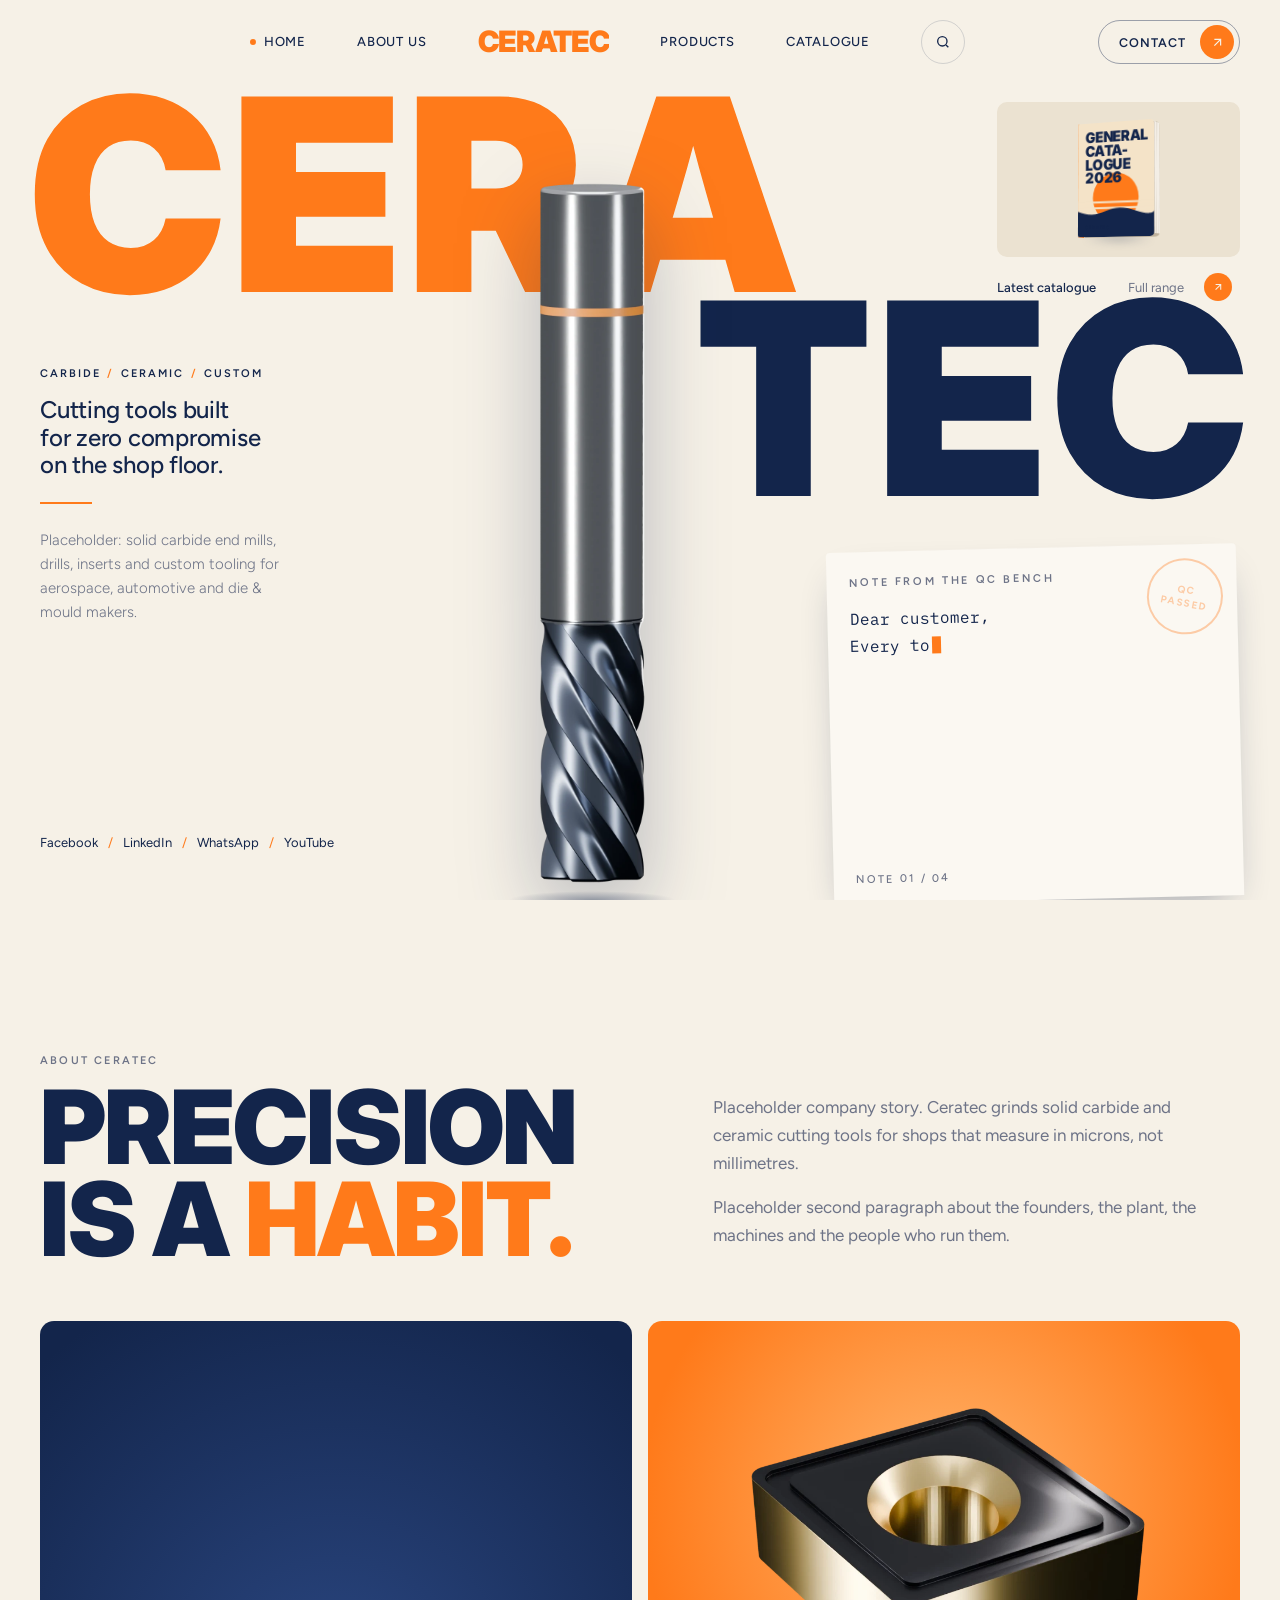
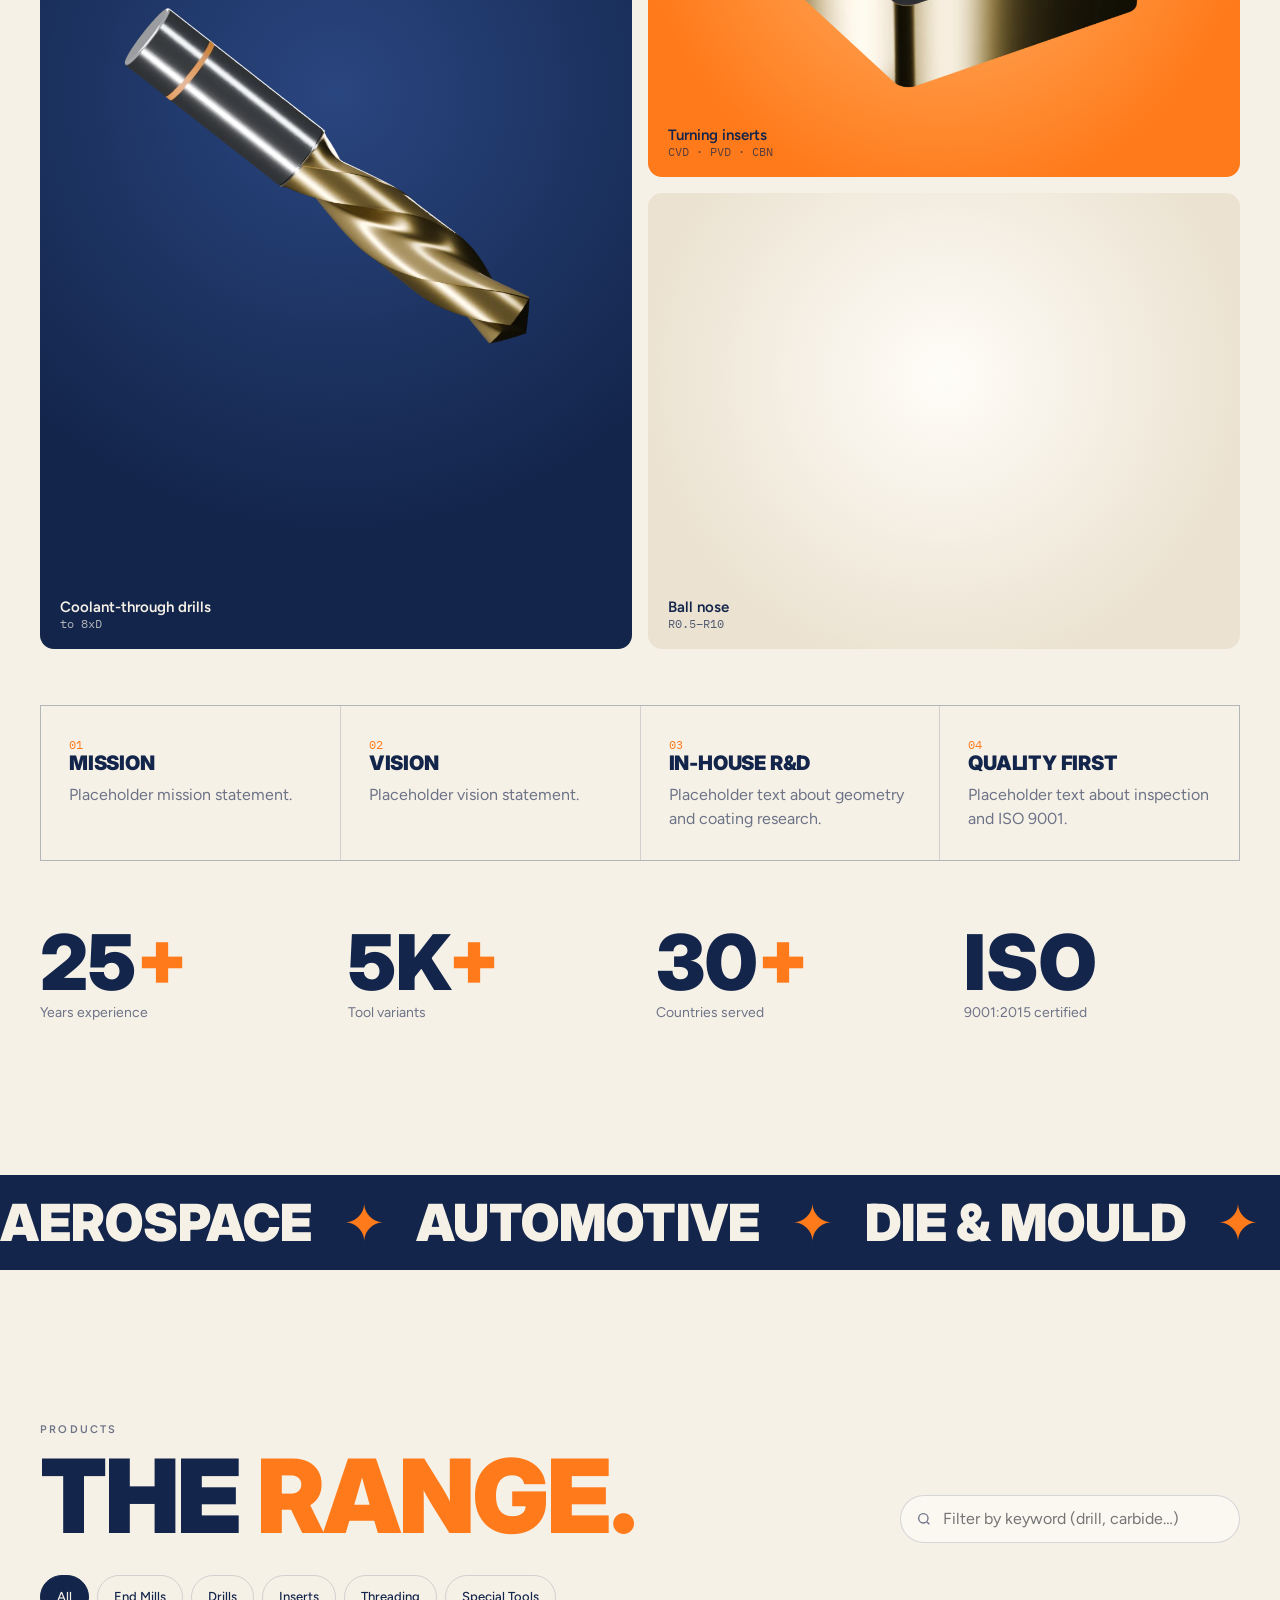
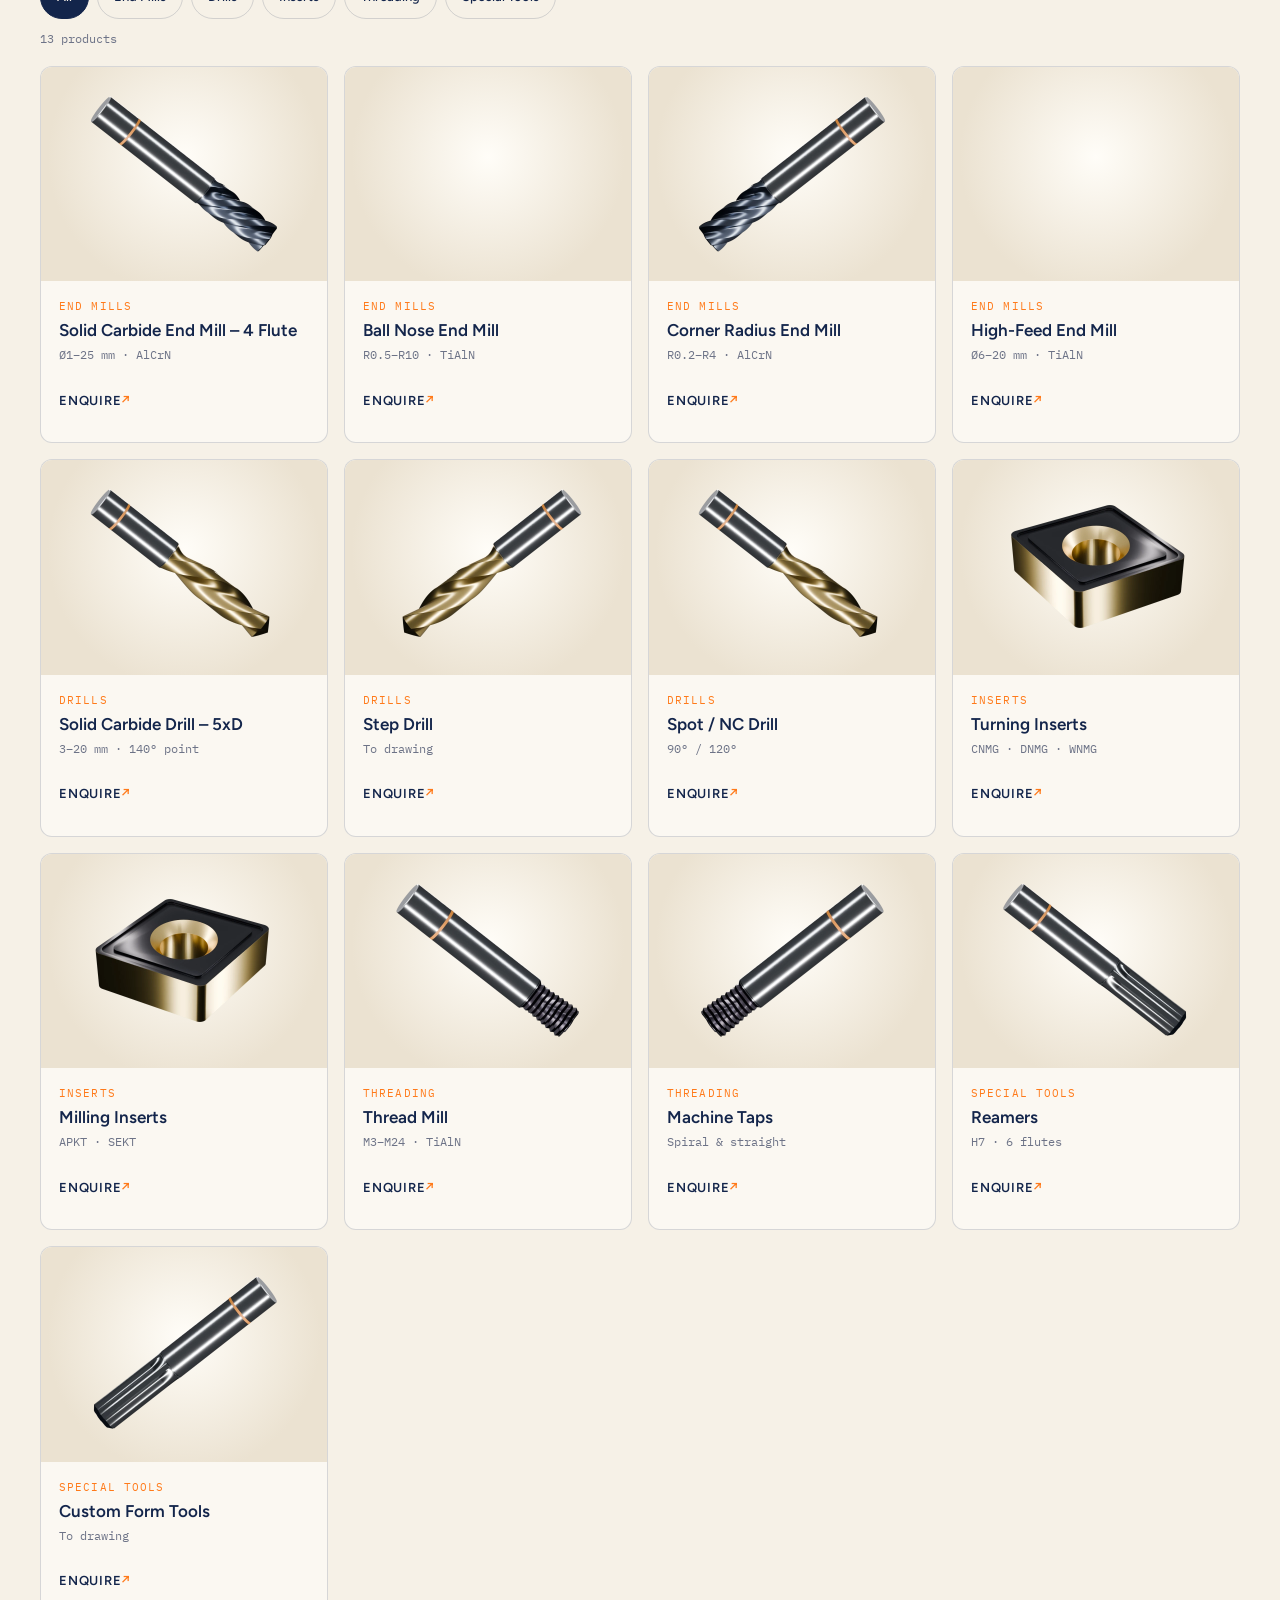
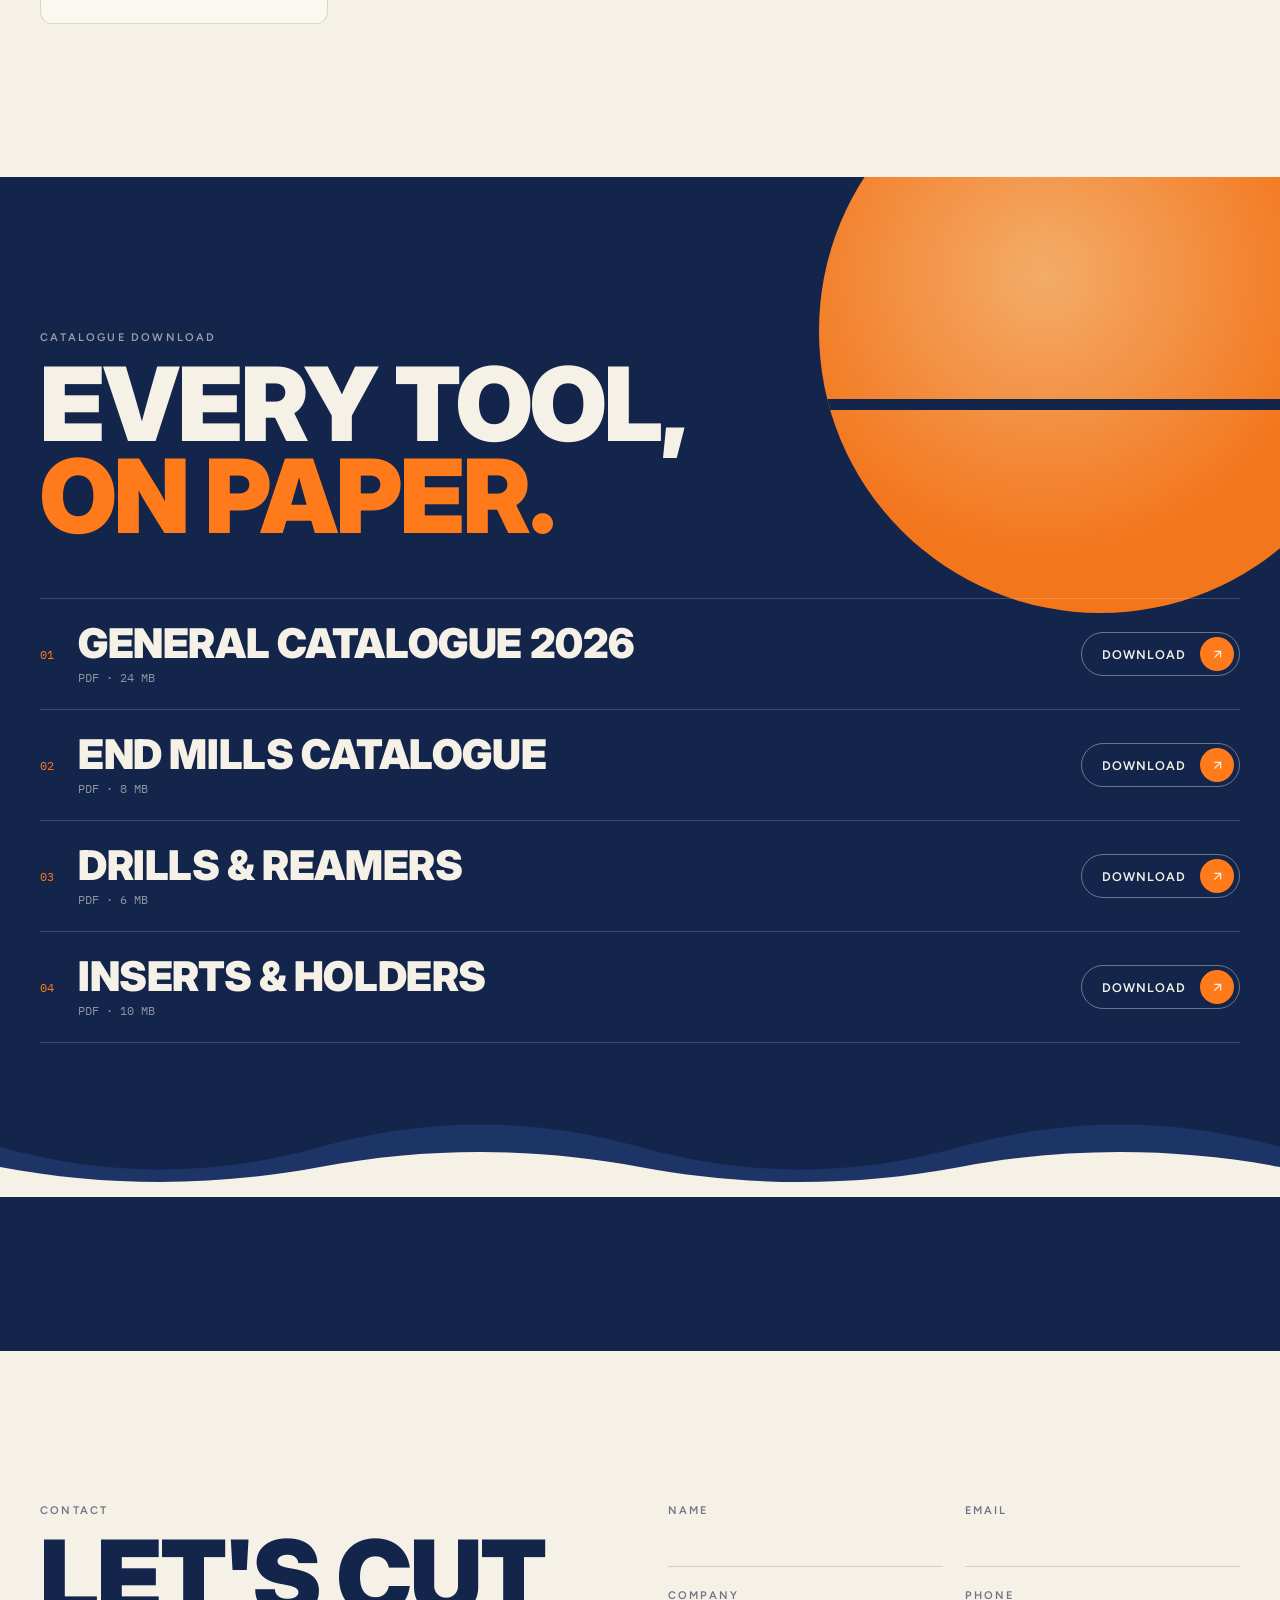
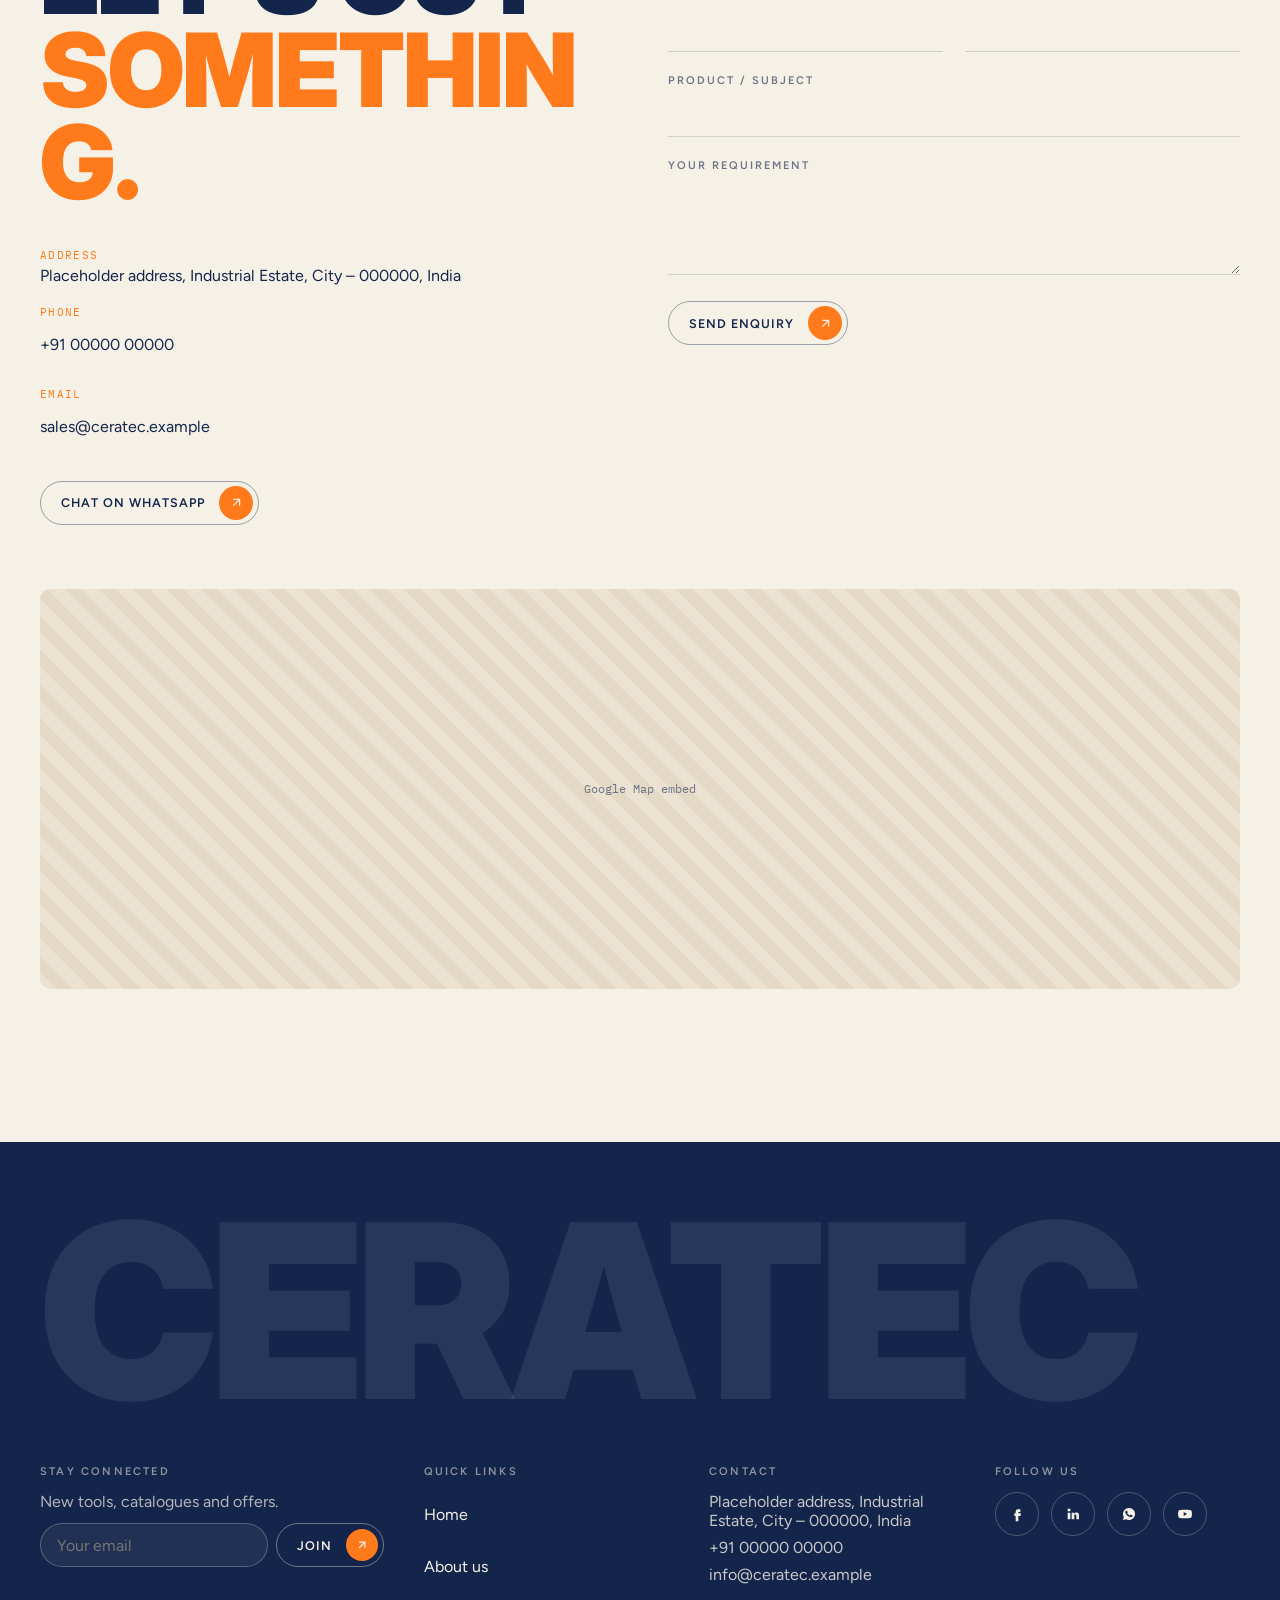
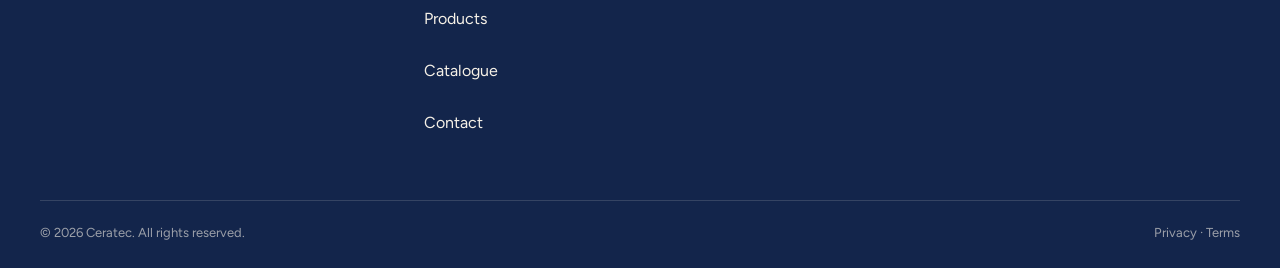
<file: index.html>
<!doctype html>
<html lang="en">
<head>
<meta charset="utf-8">
<meta name="viewport" content="width=device-width, initial-scale=1, viewport-fit=cover">
<title>Ceratec — Precision Cutting Tools</title>
<meta name="description" content="Ceratec manufactures solid carbide end mills, drills, inserts and custom cutting tools.">
<link rel="preconnect" href="https://fonts.googleapis.com">
<link rel="preconnect" href="https://fonts.gstatic.com" crossorigin>
<link href="https://fonts.googleapis.com/css2?family=Figtree:wght@300..700&family=IBM+Plex+Mono&family=Inter:wght@900&display=swap" rel="stylesheet">
<style>
/* Palette: navy + its colour-wheel opposite (orange) on cream paper */
:root {
  --page: #f6f1e7; --paper: #ebe2d1; --sheet: #fbf8f2;
  --ink: #13254b; --ink-2: #1d3466; --accent: #ff7a1a; --accent-soft: #ffb46b;
  --muted: #6d7387; --line: rgb(19 37 75 / .16);
  --display: 'Inter', ui-sans-serif, system-ui, sans-serif;
  --sans: 'Figtree', ui-sans-serif, system-ui, sans-serif;
  --mono: 'IBM Plex Mono', ui-monospace, monospace;
  --ease: cubic-bezier(.16, 1, .3, 1);
  --sweep: cubic-bezier(.76, 0, .24, 1);
  --gutter: 16px;
  --edge-left: max(var(--gutter), env(safe-area-inset-left, 0px));
  --edge-right: max(var(--gutter), env(safe-area-inset-right, 0px));
  --safe-top: env(safe-area-inset-top, 0px);
  --safe-bottom: env(safe-area-inset-bottom, 0px);
}
@media (min-width: 640px) { :root { --gutter: 24px; } }
@media (min-width: 1024px) { :root { --gutter: 40px; } }
*, *::before, *::after { box-sizing: border-box; }
html { scroll-behavior: smooth; scroll-padding-top: calc(60px + var(--safe-top)); }
body { margin: 0; background: var(--page); color: var(--ink); font-family: var(--sans); -webkit-font-smoothing: antialiased; }
a { color: inherit; text-decoration: none; }
button, input, textarea { font: inherit; color: inherit; }
img, svg { display: block; }
.wrap { width: min(100% - var(--edge-left) - var(--edge-right), 1440px); margin-inline: auto; position: relative; left: calc((var(--edge-left) - var(--edge-right)) / 2); }
.sr-only { position: absolute; width: 1px; height: 1px; overflow: hidden; clip-path: inset(50%); white-space: nowrap; }
.acc { color: var(--accent); }
.mono { font-family: var(--mono); }
.eyebrow { font-size: 11px; font-weight: 600; letter-spacing: .2em; text-transform: uppercase; color: var(--muted); margin: 0 0 14px; }
.display { overflow-wrap: anywhere; font-family: var(--display); font-weight: 900; text-transform: uppercase; letter-spacing: -.02em; line-height: .9; margin: 0; font-size: clamp(30px, 8vw, 120px); }
.ph { background: repeating-linear-gradient(45deg, var(--paper) 0 12px, #e4d9c4 12px 24px); border-radius: 10px; display: grid; place-items: center; color: var(--muted); font: 12px var(--mono); }

/* ---------- Splash (ink page that opens onto the hero) ---------- */
.splash { position: fixed; inset: 0; z-index: 100; height: 100vh; height: 100dvh; overflow: hidden; padding: var(--safe-top) var(--edge-right) var(--safe-bottom) var(--edge-left); background: var(--ink); display: flex; flex-direction: column; }
.splash-roles { margin: 0; padding: 28px 0; color: rgb(246 241 231 / .7); font-size: 11px; font-weight: 600; letter-spacing: .2em; text-transform: uppercase; opacity: 0; transition: opacity .8s .2s; }
.splash-roles i { color: var(--accent); font-style: normal; margin: 0 .5em; }
.splash.go .splash-roles { opacity: 1; }
.splash-name { position: absolute; inset: var(--safe-top) var(--edge-right) var(--safe-bottom) var(--edge-left); margin: auto; width: min(88vw, 130vh, 100% - var(--edge-left) - var(--edge-right)); width: min(88vw, 130dvh, 100% - var(--edge-left) - var(--edge-right)); height: auto; max-height: 70%; font-family: var(--display); font-weight: 900; }
.wipe { transform-box: fill-box; transform-origin: left; transform: scaleX(0); }
.flood { transform-box: fill-box; transform-origin: center; transform: translateX(-260px); }
.splash.go .wipe { animation: wipe .75s var(--ease) .1s forwards; }
.splash.go .flood { animation: flood .65s var(--sweep) .7s forwards; }
@keyframes wipe { to { transform: scaleX(1); } }
@keyframes flood { to { transform: translateX(500px) scale(11); } }
@media (prefers-reduced-motion: reduce) { .splash { display: none; } }

/* ---------- Hero ---------- */
.hero { position: relative; padding-top: var(--safe-top); overflow: clip; display: flex; flex-direction: column; }
.nav { display: grid; grid-template-columns: repeat(5, auto); justify-content: space-between; align-items: center; row-gap: 6px; padding: 14px 0 6px; }
.nav-logo { grid-row: 1; grid-column: 1 / -1; justify-self: center; font: 900 28px/1 var(--display); letter-spacing: -.045em; color: var(--accent); overflow: hidden; }
.nav-cta { grid-row: 1; grid-column: 1 / -1; justify-self: end; }
.nav-left, .nav-right { display: contents; list-style: none; margin: 0; padding: 0; }
.nav-left > li, .nav-right > li { grid-row: 2; }
.nav-status { display: none; }
.nav-link { display: inline-flex; align-items: center; gap: 8px; min-height: 44px; min-width: 44px; font-size: clamp(10px, 2.75vw, 13px); font-weight: 500; letter-spacing: .06em; text-transform: uppercase; background: none; border: 0; padding: 0; cursor: pointer; }
.nav-link[aria-current]::before { content: ''; width: 6px; height: 6px; border-radius: 50%; background: var(--accent); }
.roll { position: relative; display: inline-block; overflow: hidden; line-height: 1.25; }
.roll > span { display: block; transition: transform .5s var(--ease); }
.roll > span + span { position: absolute; inset: 0; transform: translateY(100%); }
@media (hover: hover) {
  .nav-link:hover .roll > span:first-child { transform: translateY(-100%); }
  .nav-link:hover .roll > span + span { transform: none; }
}
/* One row from 900px: the CTA gets its own column so it can never sit on top of the links */
@media (min-width: 900px) {
  .nav { grid-template-columns: 1fr auto 1fr auto; grid-template-areas: 'left logo right cta'; height: 84px; padding: 0; --gap: clamp(18px, 2.2vw, 28px); }
  .nav-logo { grid-area: logo; font-size: clamp(26px, 2.3vw, 32px); }
  .nav-left, .nav-right { display: flex; align-items: center; gap: var(--gap); }
  .nav-left { grid-area: left; justify-self: end; margin-right: var(--gap); }
  .nav-right { grid-area: right; justify-self: start; margin-left: var(--gap); }
  .nav-cta { grid-area: cta; justify-self: end; margin-left: var(--gap); }
}
.icon-btn { display: grid; place-items: center; width: 44px; height: 44px; border: 1px solid var(--line); border-radius: 50%; background: none; cursor: pointer; transition: border-color .3s, color .3s; }
.icon-btn:hover { border-color: var(--accent); color: var(--accent); }
@media (min-width: 1024px) { .nav { --gap: clamp(28px, 4vw, 64px); } }
@media (min-width: 1600px) {
  .nav-status { grid-area: left; justify-self: start; display: inline-flex; align-items: center; gap: 8px; color: var(--muted); font-size: 11px; font-weight: 600; letter-spacing: .18em; text-transform: uppercase; white-space: nowrap; }
  .dot { position: relative; width: 7px; height: 7px; border-radius: 50%; background: var(--accent); }
  .dot::after { content: ''; position: absolute; inset: 0; border-radius: 50%; background: var(--accent); animation: breathe 2.4s var(--ease) infinite; }
}
@keyframes breathe { 0% { opacity: .55; transform: scale(1); } 70%, 100% { opacity: 0; transform: scale(3); } }

/* Ink button: outlined pill + orange disc; ink floods out from the disc on hover */
.cta { --mark: 34px; position: relative; isolation: isolate; display: inline-flex; align-items: center; gap: 14px; height: 44px; padding: 0 5px 0 20px; overflow: hidden; border: 1px solid rgb(19 37 75 / .4); border-radius: 999px; background: none; color: var(--ink); font-size: 12.5px; font-weight: 600; letter-spacing: .08em; text-transform: uppercase; white-space: nowrap; cursor: pointer; transition: color .4s var(--ease), border-color .4s var(--ease); }
.cta::before { content: ''; position: absolute; z-index: -1; top: 50%; right: calc(5px + var(--mark) / 2); width: var(--mark); height: var(--mark); margin: calc(var(--mark) / -2) calc(var(--mark) / -2) 0 0; border-radius: 50%; background: var(--ink); transform: scale(0); transition: transform .65s var(--ease); }
.mark { position: relative; display: grid; place-items: center; width: var(--mark, 34px); height: var(--mark, 34px); overflow: hidden; border-radius: 50%; background: var(--accent); color: var(--page); flex: none; }
.mark svg { position: absolute; width: 44%; height: 44%; transition: transform .5s var(--ease); }
.mark .in { transform: translate(-160%, 160%); }
@media (hover: hover) {
  .cta:hover { border-color: var(--ink); color: var(--page); }
  .cta:hover::before { transform: scale(14); }
  .cta:hover .out, .book:hover .book-arrow .out { transform: translate(160%, -160%); }
  .cta:hover .in, .book:hover .book-arrow .in { transform: none; }
}
.cta:focus-visible { outline: 2px solid var(--accent); outline-offset: 3px; }
.cta.light { border-color: rgb(246 241 231 / .4); color: var(--page); }
.cta.light::before { background: var(--page); }
@media (hover: hover) { .cta.light:hover { color: var(--ink); } }
@media (max-width: 899.98px), (horizontal-viewport-segments: 2) {
  .nav-cta .cta { gap: 0; padding: 4px; }
  .nav-cta .cta-label { position: absolute; width: 1px; height: 1px; overflow: hidden; clip-path: inset(50%); }
}

/* Entrance: masked letters and lines rise once the splash opens */
.rise { display: inline-block; transform: translateY(var(--from, 105%)); transition: transform 1.05s var(--ease) var(--d, 0s); }
.fade { opacity: 0; transform: translateY(10px); transition: opacity .9s var(--ease) var(--d, 0s), transform .9s var(--ease) var(--d, 0s); }
.wipe-in { clip-path: inset(0 0 100% 0); transition: clip-path 1.05s var(--ease) var(--d, 0s); }
.go .rise, .go .fade { transform: none; opacity: 1; }
.go .wipe-in { clip-path: inset(-10% -10% -10% -10%); }

/* Stage: phones stack everything; wide screens get the composition */
.stage { position: relative; flex: 1; display: flex; flex-direction: column; gap: 36px; padding: 12px 0 40px; }
.name { margin: 0; display: flex; flex-direction: column; font: 900 clamp(52px, 24.5vw, 300px)/1 var(--display); text-transform: uppercase; letter-spacing: .02em; }
.name-line { display: block; white-space: nowrap; margin-block: -.12em; }
.name-first { color: var(--accent); margin-left: -.039em; }
.name-last { color: var(--ink); align-self: flex-end; margin-right: -.05em; }
.lm { display: inline-block; clip-path: inset(.11em -.25em .11em -.25em); }
.art-wrap { position: relative; height: clamp(240px, 110vw, 480px); border-radius: 10px 10px 0 0; background: var(--paper); overflow: hidden; }
/* absolute so the % height resolves against the wrapper (a grid/flex cell would let the 2000px image overflow) */
.art { position: absolute; bottom: 0; left: 50%; height: 94%; width: auto; max-width: none; translate: calc(-50% + var(--px, 0px)) 0; filter: drop-shadow(0 30px 40px rgb(19 37 75 / .28)); }
.art-shadow { position: absolute; bottom: 0; left: 50%; width: 46%; height: 18px; translate: -50% 50%; border-radius: 50%; background: radial-gradient(closest-side, rgb(19 37 75 / .35), transparent); }
.art-in { clip-path: inset(100% 0 0 0); transform: scale(1.06); transform-origin: bottom; transition: clip-path 1.3s var(--ease) var(--d), transform 1.3s var(--ease) var(--d); }
.go .art-in { clip-path: inset(-10% -80%); transform: none; } /* negative inset so the drop-shadow isn't cut into a visible box */
.intro-roles { display: flex; flex-wrap: wrap; gap: .4em .6em; margin: 0 0 16px; font-size: 11px; font-weight: 600; letter-spacing: .18em; text-transform: uppercase; }
.intro-roles i, .slash { color: var(--accent); font-style: normal; }
.intro-head { margin: 0 0 24px; font-size: 24px; font-weight: 500; line-height: 1.14; letter-spacing: -.01em; }
.intro-head span { display: block; }
.intro-rule { width: 52px; height: 2px; border: 0; margin: 0 0 24px; background: var(--accent); transform-origin: left; transform: scaleX(0); transition: transform .9s var(--ease) var(--d); }
.go .intro-rule { transform: none; }
.intro-desc { max-width: 280px; margin: 0; color: var(--muted); font-size: 15px; font-weight: 300; line-height: 1.6; }
.socials { display: flex; flex-wrap: wrap; align-items: center; gap: 10px; list-style: none; margin: 0; padding: 0; font-size: 14px; }
.ulink { position: relative; display: inline-flex; min-height: 44px; min-width: 44px; align-items: center; }
@media (hover: hover) {
  .ulink::after { content: ''; position: absolute; inset-inline: 0; bottom: calc(50% - .95em); height: 1px; background: currentColor; transform: scaleX(0); transform-origin: right; transition: transform .45s var(--ease); }
  .ulink:hover::after { transform: scaleX(1); transform-origin: left; }
}

/* QC note: a sheet that types itself, then the stamp presses */
.pad { min-height: clamp(220px, 48vh, 320px); min-height: clamp(220px, 48svh, 320px); display: flex; }
.sheet { position: relative; flex: 1; display: flex; flex-direction: column; padding: 24px 22px 18px; border-radius: 4px 4px 0 0; background: var(--sheet); box-shadow: 0 18px 40px -18px rgb(19 37 75 / .45); transform: rotate(-1.4deg); transition: opacity .6s var(--ease), transform .6s var(--ease); }
.sheet.leaving { opacity: 0; transform: translateY(40px) scale(.94) rotate(-1.4deg); }
.sheet-eyebrow { margin: 0; padding-right: 80px; color: var(--muted); font-size: 11px; font-weight: 600; letter-spacing: .24em; text-transform: uppercase; }
.stamp { position: absolute; top: 14px; right: 14px; display: grid; place-items: center; width: 76px; height: 76px; border: 2px solid var(--accent); border-radius: 50%; color: var(--accent); font-size: 10px; font-weight: 700; letter-spacing: .16em; text-transform: uppercase; text-align: center; line-height: 1.3; transform: rotate(12deg); opacity: .35; transition: transform .45s var(--ease), background-color .3s, color .3s, opacity .4s; }
.stamp.ready { opacity: 1; }
.stamp.pressed { background: var(--accent); color: var(--page); transform: rotate(0) scale(.86); }
.sheet-greet, .sheet-text { font-family: var(--mono); font-size: 16px; }
.sheet-greet { margin: 20px 0 4px; }
.sheet-text { flex: 1; margin: 0; line-height: 1.65; white-space: pre-wrap; }
.caret { display: inline-block; width: .55em; height: 1.1em; margin-left: 2px; background: var(--accent); vertical-align: -.2em; animation: caret 1s steps(2, jump-none) infinite; }
@keyframes caret { 50% { opacity: 0; } }
.sheet-meta { margin: 12px 0 0; color: var(--muted); font-size: 11px; font-weight: 500; letter-spacing: .18em; text-transform: uppercase; }

/* Catalogue hardcover carousel (the "book" card) */
.book-frame { position: relative; display: block; width: 100%; min-height: 120px; aspect-ratio: 324 / 207; padding: 0; border: 0; border-radius: 10px; background: var(--paper); overflow: hidden; container-type: size; cursor: pointer; }
.book-stage { position: absolute; inset: 0; display: grid; place-items: center; perspective: 900px; }
.book-shadow { position: absolute; bottom: 9cqh; width: 46cqh; height: 7cqh; border-radius: 50%; background: radial-gradient(closest-side, rgb(19 37 75 / .35), transparent); filter: blur(4px); transition: transform .9s var(--ease); }
.book-frame.open .book-shadow { transform: scaleX(2.1); }
.slot { position: absolute; inset: 0; display: grid; place-items: center; transform-style: preserve-3d; transition: transform .9s cubic-bezier(.65, 0, .35, 1); }
.b3d { --depth: 9cqh; position: relative; height: 74cqh; aspect-ratio: .72; transform-style: preserve-3d; transform: translateX(var(--sx, 0%)) scale(var(--sc, 1)) rotateX(var(--rx, 6deg)) rotateY(var(--ry, -24deg)); transition: transform .9s var(--ease); }
.b3d > span { position: absolute; }
.b-back { inset: 0; border-radius: 2px 5px 5px 2px; background: color-mix(in srgb, var(--cover) 78%, black); transform: translateZ(calc(var(--depth) / -2)); }
.b-edge { top: 2%; right: 0; width: var(--depth); height: 96%; background: repeating-linear-gradient(to right, #f3eee6 0 1.5px, #ddd5c8 1.5px 2.5px); transform: translateX(50%) rotateY(90deg); }
.b-spine { top: 0; left: 0; width: var(--depth); height: 100%; display: grid; place-items: center; overflow: hidden; background: var(--spine); transform: translateX(-50%) rotateY(-90deg); }
.b-spine span { color: var(--page); font-size: 3.4cqh; font-weight: 600; letter-spacing: .08em; text-transform: uppercase; white-space: nowrap; transform: rotate(90deg); }
.b-page { inset: 2% 3% 2% 0; display: flex; flex-direction: column; justify-content: center; gap: 2.5cqh; padding: 0 10% 0 14%; background: linear-gradient(to right, rgb(19 37 75 / .12), transparent 14%), var(--sheet); transform: translateZ(calc(var(--depth) / 2 - 2px)); color: #2a2f3d; font-size: 3.8cqh; line-height: 1.5; text-align: left; }
.b-folio { position: absolute; bottom: 6%; left: 0; right: 0; color: var(--muted); font-size: 3cqh; text-align: center; }
.b-hinge { inset: 0; transform: translateZ(calc(var(--depth) / 2)); transform-style: preserve-3d; }
.b-cover { position: absolute; inset: 0; transform-origin: left center; transform-style: preserve-3d; transform: rotateY(var(--open, 0deg)); transition: transform 1s var(--ease); }
.b-front, .b-inside { position: absolute; inset: 0; display: flex; flex-direction: column; backface-visibility: hidden; text-align: left; }
.b-front { justify-content: space-between; padding: 11% 10% 9%; border-radius: 2px 5px 5px 2px; overflow: hidden; background: var(--cover); color: var(--ink); box-shadow: inset 3px 0 0 rgb(255 255 255 / .25); }
.b-front svg { position: absolute; inset: 0; width: 100%; height: 100%; }
.b-title { position: relative; font: 900 9.6cqh/.92 var(--display); letter-spacing: -.02em; text-transform: uppercase; }
.b-title span { display: block; }
.b-by { position: relative; font-size: 2.8cqh; font-weight: 600; letter-spacing: .22em; text-transform: uppercase; }
.b-inside { justify-content: center; gap: 2.5cqh; padding: 0 12%; border-radius: 5px 2px 2px 5px; background: linear-gradient(to left, rgb(19 37 75 / .12), transparent 14%), var(--sheet); transform: rotateY(180deg); }
.b-chapter { color: var(--accent); font-size: 3cqh; font-weight: 600; letter-spacing: .16em; text-transform: uppercase; }
.b-inside-title { font: 900 8cqh/.95 var(--display); letter-spacing: -.02em; text-transform: uppercase; }
@media (hover: hover) and (pointer: fine) { .book-frame.peek:not(.open) .b-cover { --open: -34deg; } }
.book-frame.open .b3d { --sx: 50%; --sc: 1.2; --rx: 0deg; --ry: 0deg; }
.book-frame.open .b-cover { --open: -178deg; }
.book-cap { display: flex; flex-wrap: wrap; align-items: center; gap: 12px; margin-top: 12px; }
.book-label { margin-right: auto; font-size: 15px; font-weight: 500; }
.book-topics { color: var(--muted); font-size: 13px; }
.book-arrow { --mark: 28px; position: relative; display: grid; place-items: center; width: 44px; height: 44px; border-radius: 50%; }

@media (min-width: 640px) {
  .stage { display: grid; grid-template-columns: repeat(2, minmax(0, 1fr)); gap: 40px 32px; }
  .name, .art-wrap, .pad, .socials { grid-column: 1 / -1; }
  .art-wrap { height: 520px; }
}

/* Wide landscape screens: the composition */
@media (min-width: 1024px) and (min-aspect-ratio: 5/4) and (min-height: 560px) {
  .stage { display: block; padding: 0; --fs: clamp(210px, 21vw, 300px); --composition-height: calc(var(--fs) * 1.62 + 330px); min-height: max(100vh - 84px - var(--safe-top), var(--composition-height)); min-height: max(100svh - 84px - var(--safe-top), var(--composition-height)); }
  .name { position: absolute; inset: 1vh 0 auto; font-size: var(--fs); z-index: 0; }
  .art-wrap { position: absolute; left: 46%; bottom: 0; height: min(100% - 2vh, 900px); width: 30%; background: none; z-index: 2; transform: translateX(-50%); overflow: visible; border-radius: 0; }
  .art { height: 92%; }
  .intro { position: absolute; left: 0; top: calc(1vh + var(--fs) * 1.02); width: 260px; z-index: 3; }
  .socials { position: absolute; left: 0; bottom: 36px; z-index: 3; font-size: 13px; }
  .book { position: absolute; right: 0; top: 2vh; width: min(290px, 19vw); z-index: 1; }
  .book-cap { margin-top: 8px; }
  .book-label { font-size: 13px; }
  .pad { position: absolute; right: 0; bottom: 0; width: min(440px, 32vw); top: calc(1vh + var(--fs) * 1.62 + 20px); min-height: 0; z-index: 1; } /* anchored under TEC so the tilted sheet never touches it */
}

/* Custom cursor (mouse only) */
.cursor { position: fixed; inset: 0; z-index: 200; pointer-events: none; }
.c-dot, .c-ring, .c-disc { position: absolute; top: 0; left: 0; border-radius: 50%; opacity: 0; transition: opacity .3s; }
.c-dot { width: 10px; height: 10px; margin: -5px; background: var(--accent); box-shadow: 0 0 0 2px var(--page); transition: opacity .3s, scale .3s var(--ease); }
.c-ring { width: 44px; height: 44px; margin: -22px; border: 1.5px solid var(--accent); scale: .2; transition: opacity .35s, scale .35s var(--ease); }
.c-disc { width: 72px; height: 72px; margin: -36px; display: grid; place-items: center; background: var(--accent); color: var(--page); font-size: 11px; font-weight: 600; letter-spacing: .18em; text-transform: uppercase; scale: 0; transition: opacity .4s, scale .4s var(--ease); }
.cursor.on .c-dot { opacity: 1; }
.cursor.link .c-ring { opacity: 1; scale: 1; } .cursor.link .c-dot { scale: .5; }
.cursor.read .c-disc { opacity: 1; scale: 1; } .cursor.read .c-dot { scale: 0; }
.has-cursor, .has-cursor a, .has-cursor button, .has-cursor .book-frame { cursor: none; }

/* Mini bar once the hero has scrolled away */
.minibar { position: fixed; padding-top: var(--safe-top); top: 0; inset-inline: 0; z-index: 50; background: rgb(246 241 231 / .88); backdrop-filter: blur(10px); border-bottom: 1px solid var(--line); transform: translateY(-100%); transition: transform .5s var(--ease); }
.minibar.show { transform: none; }
.minibar .wrap { height: 60px; display: flex; align-items: center; gap: clamp(8px, 3vw, 24px); }
.minibar .logo { font: 900 22px/1 var(--display); letter-spacing: -.045em; color: var(--accent); margin-right: auto; }
.minibar nav { display: none; gap: 22px; }
@media (min-width: 900px) { .minibar nav { display: flex; } }
.search-btn { display: inline-flex; align-items: center; gap: 10px; height: 44px; padding: 0 7px 0 14px; border: 1px solid var(--line); border-radius: 999px; background: none; cursor: pointer; color: var(--muted); font-size: 13px; transition: border-color .3s; }
.search-btn:hover { border-color: var(--accent); }
.search-btn kbd { display: inline-grid; place-items: center; height: 24px; padding: 0 8px; margin-left: 4px; border-radius: 999px; background: var(--paper); font: 11px var(--mono); color: var(--ink); }

/* ---------- Sections ---------- */
.sec { padding: clamp(80px, 12vw, 160px) 0; }
.about-top { display: grid; gap: 40px; align-items: end; }
.about-copy p { max-width: 520px; color: var(--muted); font-size: 17px; line-height: 1.65; margin: 0 0 16px; }
.about-grid { display: grid; gap: 16px; margin-top: 56px; grid-template-columns: 1fr 1fr; }
.panel { position: relative; margin: 0; border-radius: 14px; overflow: hidden; display: grid; place-items: center; min-height: 220px; }
.panel:first-child { grid-row: span 2; min-height: 460px; }
.panel img { width: 100%; height: 100%; object-fit: contain; padding: 4%; transition: transform .8s var(--ease); }
.panel:hover img { transform: scale(1.04) rotate(-1.5deg); }
.panel figcaption { position: absolute; left: 20px; bottom: 18px; font-weight: 600; font-size: 15px; }
.panel figcaption span { display: block; font: 12px var(--mono); opacity: .7; font-weight: 400; }
.panel.navy { background: radial-gradient(circle at 50% 40%, #2a4680, var(--ink) 70%); color: var(--page); }
.panel.orange { background: radial-gradient(circle at 50% 40%, var(--accent-soft), var(--accent) 75%); color: var(--ink); }
.panel.paper { background: radial-gradient(circle at 50% 40%, #fffdf8, var(--paper) 75%); }
.values { display: grid; gap: 1px; margin-top: 56px; background: var(--line); border: 1px solid var(--line); grid-template-columns: 1fr; }
.value { background: var(--page); padding: 28px; }
.value b { display: block; font: 900 20px/1 var(--display); text-transform: uppercase; letter-spacing: -.01em; margin-bottom: 10px; }
.value p { margin: 0; color: var(--muted); line-height: 1.55; }
.value .num { font: 12px var(--mono); color: var(--accent); }
@media (min-width: 768px) { .about-top { grid-template-columns: 1.2fr 1fr; } .values { grid-template-columns: repeat(4, 1fr); } }
.stats { display: grid; grid-template-columns: repeat(2, 1fr); gap: 32px; margin-top: 64px; }
.stats b { display: block; font: 900 clamp(40px, 6vw, 80px)/1 var(--display); color: var(--ink); }
.stats b em { color: var(--accent); font-style: normal; }
.stats span { color: var(--muted); font-size: 14px; }
@media (min-width: 768px) { .stats { grid-template-columns: repeat(4, 1fr); } }

.marquee { background: var(--ink); color: var(--page); overflow: hidden; padding: 22px 0; }
.marquee-track { display: flex; width: max-content; animation: scroll 40s linear infinite; font: 900 clamp(28px, 4vw, 56px)/1 var(--display); text-transform: uppercase; }
.marquee-track span { padding-right: .6em; white-space: nowrap; }
.marquee-track i { color: var(--accent); font-style: normal; padding-right: .6em; }
@keyframes scroll { to { transform: translateX(-50%); } }
@media (prefers-reduced-motion: reduce) { .marquee-track { animation: none; } }

.prod-head { display: flex; flex-wrap: wrap; align-items: end; justify-content: space-between; gap: 24px; }
.filter { position: relative; width: min(100%, 340px); }
.filter input { width: 100%; height: 48px; padding: 0 16px 0 42px; border: 1px solid var(--line); border-radius: 999px; background: var(--sheet); outline: none; }
.filter input:focus { border-color: var(--accent); }
.filter svg { position: absolute; left: 16px; top: 50%; translate: 0 -50%; width: 16px; color: var(--muted); }
.pills { display: flex; flex-wrap: wrap; gap: 8px; margin: 32px 0 12px; }
.pill { height: 44px; padding: 0 16px; border: 1px solid var(--line); border-radius: 999px; background: none; font-size: 13px; font-weight: 500; cursor: pointer; transition: background .3s, color .3s; }
.pill.on { background: var(--ink); color: var(--page); border-color: var(--ink); }
.count { font: 12px var(--mono); color: var(--muted); margin: 0 0 20px; }
.grid { display: grid; gap: 16px; grid-template-columns: repeat(auto-fill, minmax(min(100%, 240px), 1fr)); }
.card { position: relative; display: flex; flex-direction: column; border-radius: 12px; background: var(--sheet); border: 1px solid var(--line); overflow: hidden; transition: transform .5s var(--ease), box-shadow .5s var(--ease); }
.card:hover { transform: translateY(-4px); box-shadow: 0 24px 40px -24px rgb(19 37 75 / .4); }
.card-img { aspect-ratio: 4 / 3; background: radial-gradient(circle at 50% 42%, #fffdf8 0, var(--paper) 72%); overflow: hidden; }
.card-img img { width: 100%; height: 100%; object-fit: contain; padding: 6%; transition: transform .7s var(--ease); }
.card-img img.flip { scale: -1 1; }
.card:hover .card-img img { transform: scale(1.06) rotate(-2deg); }
.card-spec { font: 12px var(--mono); color: var(--muted); }
.card-body { padding: 18px 18px 20px; display: flex; flex-direction: column; gap: 6px; flex: 1; }
.card-cat { font: 11px var(--mono); color: var(--accent); text-transform: uppercase; letter-spacing: .1em; }
.card-name { font-weight: 600; font-size: 17px; line-height: 1.3; flex: 1; }
.card-link { margin-top: 10px; font-size: 13px; font-weight: 600; letter-spacing: .06em; text-transform: uppercase; background: none; border: 0; padding: 0; text-align: left; cursor: pointer; }
.empty { display: none; padding: 40px 0; color: var(--muted); }

.catalogue { position: relative; background: var(--ink); color: var(--page); overflow: hidden; }
.catalogue .eyebrow { color: rgb(246 241 231 / .6); }
.sun { position: absolute; right: -8vw; top: -10vw; width: 44vw; aspect-ratio: 1; border-radius: 50%; background: radial-gradient(circle at 40% 40%, var(--accent-soft), var(--accent) 60%); opacity: .95; }
.sun::after { content: ''; position: absolute; inset: 0; border-radius: 50%; background: repeating-linear-gradient(to bottom, transparent 0 62%, var(--ink) 62% 64%, transparent 64% 68%); }
.cat-list { position: relative; list-style: none; margin: 56px 0 0; padding: 0; border-top: 1px solid rgb(246 241 231 / .18); }
.cat-row { display: grid; grid-template-columns: auto minmax(0, 1fr) auto; align-items: center; gap: 16px 24px; padding: 24px 0; border-bottom: 1px solid rgb(246 241 231 / .18); }
.cat-row .idx { font: 12px var(--mono); color: var(--accent); }
.cat-row h3 { overflow-wrap: anywhere; margin: 0; font: 900 clamp(18px, 3.2vw, 44px)/1 var(--display); text-transform: uppercase; letter-spacing: -.01em; }
.cat-row small { display: block; margin-top: 6px; font: 12px var(--mono); color: rgb(246 241 231 / .55); }
.waves { display: block; width: 100%; height: 90px; margin-top: 64px; }

.contact-grid { display: grid; gap: 56px; }
@media (min-width: 900px) { .contact-grid { grid-template-columns: repeat(2, minmax(0, 1fr)); } }
.details { overflow-wrap: anywhere; list-style: none; margin: 40px 0 32px; padding: 0; display: grid; gap: 20px; }
.details span { display: block; font: 11px var(--mono); color: var(--accent); text-transform: uppercase; letter-spacing: .12em; margin-bottom: 4px; }
.form { display: grid; gap: 22px; align-content: start; }
.field label { display: block; font-size: 11px; font-weight: 600; letter-spacing: .18em; text-transform: uppercase; color: var(--muted); margin-bottom: 6px; }
.field input, .field textarea { width: 100%; border: 0; border-bottom: 1.5px solid var(--line); background: none; padding: 8px 0; font-size: 17px; outline: none; resize: vertical; }
.field input:focus, .field textarea:focus { border-color: var(--accent); }
.two { display: grid; gap: 22px; }
@media (min-width: 640px) { .two { grid-template-columns: repeat(2, minmax(0, 1fr)); } }
.done { display: none; font: 13px var(--mono); color: var(--accent); }
.map { margin-top: 64px; width: 100%; aspect-ratio: 21 / 7; min-height: 200px; } /* width pinned: min-height + aspect-ratio would otherwise force it 600px wide on phones */

.footer { background: var(--ink); color: var(--page); padding: 72px 0 calc(28px + var(--safe-bottom)); overflow: hidden; }
.foot-word { font: 900 clamp(32px, 19vw, 300px)/.8 var(--display); letter-spacing: -.03em; color: rgb(246 241 231 / .09); margin: 0 0 56px; white-space: nowrap; }
.foot-grid { display: grid; gap: 40px; grid-template-columns: 1fr; }
@media (min-width: 768px) { .foot-grid { grid-template-columns: 1.4fr 1fr 1fr 1fr; } }
.foot-grid h4 { margin: 0 0 14px; font-size: 11px; font-weight: 600; letter-spacing: .2em; text-transform: uppercase; color: rgb(246 241 231 / .55); }
.foot-grid ul { list-style: none; margin: 0; padding: 0; display: grid; gap: 8px; }
.news { display: flex; gap: 8px; margin-top: 12px; }
.news input { flex: 1; min-width: 0; height: 44px; padding: 0 16px; border-radius: 999px; border: 1px solid rgb(246 241 231 / .25); background: rgb(246 241 231 / .06); outline: none; }
.news input:focus { border-color: var(--accent); }
.round { position: relative; display: grid; place-items: center; width: 44px; height: 44px; border-radius: 50%; border: 1px solid rgb(246 241 231 / .25); transition: background .3s, color .3s; }
.round:hover { background: var(--accent); border-color: var(--accent); }
.round svg { width: 16px; height: 16px; }
.tip { position: absolute; bottom: calc(100% + 8px); left: 50%; translate: -50% 0; white-space: nowrap; padding: 5px 10px; border-radius: 6px; background: var(--page); color: var(--ink); font-size: 12px; opacity: 0; pointer-events: none; transition: opacity .2s; }
.round:hover .tip, .round:focus-visible .tip { opacity: 1; }
.foot-bottom { display: flex; flex-wrap: wrap; justify-content: space-between; gap: 12px; margin-top: 56px; padding-top: 24px; border-top: 1px solid rgb(246 241 231 / .15); font-size: 13px; color: rgb(246 241 231 / .6); }

/* Search overlay */
.search { position: fixed; inset: 0; z-index: 150; display: none; overflow: auto; padding: max(10vh, var(--safe-top)) var(--edge-right) max(16px, var(--safe-bottom)) var(--edge-left); padding-top: max(10dvh, var(--safe-top)); background: rgb(19 37 75 / .55); backdrop-filter: blur(6px); }
.search.open { display: block; }
.search-box { max-width: 580px; margin: 0 auto; border-radius: 14px; background: var(--sheet); box-shadow: 0 40px 80px -30px rgb(0 0 0 / .5); overflow: hidden; }
.search-box label { display: flex; align-items: center; gap: 12px; padding: 0 18px; border-bottom: 1px solid var(--line); color: var(--muted); }
.search-box input { flex: 1; min-width: 0; height: 60px; border: 0; background: none; outline: none; font-size: 17px; color: var(--ink); }
.search-box ul { list-style: none; margin: 0; padding: 8px; max-height: 50vh; max-height: 50dvh; overflow: auto; }
.search-box li a { display: flex; min-height: 44px; overflow-wrap: anywhere; justify-content: space-between; gap: 12px; padding: 11px 12px; border-radius: 8px; }
.search-box li a:hover, .search-box li a:focus { background: var(--paper); outline: none; }
.search-box li small { font: 11px var(--mono); color: var(--accent); text-transform: uppercase; }
.search-box .hint { padding: 24px 12px; text-align: center; color: var(--muted); font-size: 14px; }
.nav-logo, .minibar .logo { display: inline-flex; align-items: center; min-height: 44px; }
.minibar .cta { flex: none; }
.search-box li small { flex: 0 1 auto; }
.field { min-width: 0; }
.field input { min-height: 44px; }

@media (max-width: 359.98px) {
  .nav { grid-template-columns: repeat(3, auto); justify-content: stretch; column-gap: 6px; }
  .nav-left > li, .nav-right > li { grid-row: auto; justify-self: center; }
  .nav-logo { justify-self: start; }
  .search-btn kbd { display: none; }
}

@media (max-width: 459.98px), (horizontal-viewport-segments: 2) {
  .minibar .cta { gap: 0; padding: 0 7px; }
  .minibar .cta-label { position: absolute; width: 1px; height: 1px; overflow: hidden; clip-path: inset(50%); }
}

@media (max-width: 539.98px) {
  .cat-row { grid-template-columns: auto minmax(0, 1fr); gap: 12px; }
  .cat-row .cta { grid-column: 2; justify-self: start; }
}

@media (max-height: 559px) {
  .stage { gap: 24px; }
  .art-wrap { height: clamp(220px, 75vh, 380px); height: clamp(220px, 75svh, 380px); }
}

@media (horizontal-viewport-segments: 2), (vertical-viewport-segments: 2) {
  .stage { min-height: 0; padding: 12px 0 40px; }
  .stage > * { position: static; width: auto; inset: auto; }
  .stage .art-wrap { position: relative; background: var(--paper); border-radius: 10px 10px 0 0; overflow: hidden; transform: none; }
  .stage .art { height: 94%; }
  .stage .socials { font-size: 14px; }
}

@media (horizontal-viewport-segments: 2) {
  :root {
    --pane-left: env(viewport-segment-width 0 0, 50vw);
    --pane-right: env(viewport-segment-width 1 0, 50vw);
    --hinge: max(0px, env(viewport-segment-left 1 0, 50vw) - env(viewport-segment-right 0 0, 50vw));
    --pane-cols: minmax(0, calc(var(--pane-left) - var(--edge-left) - var(--gutter))) minmax(0, calc(var(--pane-right) - var(--edge-right) - var(--gutter)));
  }
  .hero > .wrap:first-child, .minibar .wrap { width: calc(var(--pane-left) - var(--edge-left) - var(--gutter)); margin-inline: var(--edge-left) auto; left: auto; }
  .nav { grid-template-columns: repeat(5, auto); grid-template-areas: none; height: auto; padding: 14px 0 6px; }
  .nav-logo, .nav-cta { grid-area: 1 / 1 / 2 / -1; margin: 0; }
  .nav-left, .nav-right { display: contents; }
  .nav-status, .minibar nav { display: none; }
  .stage, #products .grid, .contact-grid { grid-template-columns: var(--pane-cols); column-gap: calc(var(--hinge) + 2 * var(--gutter)); }
  .stage { display: grid; grid-template-rows: auto auto auto auto auto; align-items: start; }
  .intro { grid-area: 2 / 1; }
  .name { grid-area: 1 / 1; align-self: center; font-size: clamp(40px, calc((var(--pane-left) - var(--edge-left) - var(--gutter)) * .32), 160px); }
  .socials { grid-area: 3 / 1; }
  .art-wrap { grid-area: 1 / 2 / 4 / 3; height: clamp(260px, 48vh, 520px); height: clamp(260px, 48svh, 520px); }
  .book { grid-area: 4 / 2; max-width: 360px; }
  .pad { grid-area: 5 / 2; }
  #products .prod-controls { max-width: calc(var(--pane-left) - var(--edge-left) - var(--gutter)); }
  .contact-grid .display { font-size: clamp(30px, calc(var(--pane-left) * .12), 120px); }
  .search { padding-right: calc(100vw - var(--pane-left) + var(--gutter)); }
}

@media (vertical-viewport-segments: 2) {
  :root {
    --pane-top: env(viewport-segment-bottom 0 0, 50vh);
    --pane-next: env(viewport-segment-top 0 1, 50vh);
    --hinge-block: max(0px, var(--pane-next) - var(--pane-top));
    --bar-height: calc(60px + var(--safe-top));
  }
  .hero { --nav-height: 114px; display: grid; grid-template-rows: var(--nav-height) minmax(min-content, calc(var(--pane-top) - var(--safe-top) - var(--nav-height))) var(--hinge-block) auto auto auto; }
  .hero > .wrap:first-child { grid-row: 1; }
  .stage { display: grid; grid-template-rows: subgrid; grid-template-columns: repeat(2, minmax(0, 1fr)); grid-row: 2 / 7; gap: 0 24px; padding-top: 0; }
  .stage > .name, .stage > .intro { align-self: center; margin-block: 12px; }
  .stage > .name { grid-area: 1 / 1; font-size: clamp(40px, 14vw, 140px); }
  .stage > .intro { grid-area: 1 / 2; }
  .art-wrap { grid-area: 3 / 1 / 4 / -1; height: clamp(220px, 45vh, 520px); height: clamp(220px, 45svh, 520px); margin-top: var(--gutter); }
  .book { grid-area: 4 / 1; padding-top: var(--gutter); }
  .pad { grid-area: 4 / 2; margin-top: var(--gutter); }
  .socials { grid-area: 5 / 1 / 6 / -1; margin-top: var(--gutter); }
  #products, #contact { padding-top: var(--gutter); }
  #products .prod-controls, .contact-grid > :first-child {
    min-height: max(0px, var(--pane-top) - var(--bar-height) - var(--gutter));
  }
  #products .grid, .contact-grid { grid-template-columns: minmax(0, 1fr); }
  #products .grid { padding-top: calc(var(--hinge-block) + var(--gutter)); }
  .contact-grid { gap: calc(var(--hinge-block) + var(--gutter)); }
  .search { bottom: auto; height: var(--pane-top); }
  .search-box ul { max-height: max(44px, var(--pane-top) - 10dvh - 80px); }
}

@media (vertical-viewport-segments: 2) and (min-width: 900px) { .hero { --nav-height: 84px; } }

@media (prefers-reduced-motion: reduce) {
  *, *::before, *::after { scroll-behavior: auto !important; animation: none !important; transition: none !important; }
  .art { translate: -50% 0; }
}

@media (prefers-contrast: more) {
  :root { --line: rgb(19 37 75 / .55); }
  .round, .cat-row, .cat-list, .cta.light { border-color: rgb(246 241 231 / .65); }
}
</style>
</head>
<body>

<!-- Ink splash (adapted from the 21st.dev "Elias" author hero) -->
<div class="splash" id="splash" aria-hidden="true">
  <p class="splash-roles">Carbide<i>/</i>Ceramic<i>/</i>Custom</p>
  <svg class="splash-name" viewBox="0 20 1000 450">
    <defs>
      <clipPath id="wipe"><rect class="wipe" x="0" y="0" width="1000" height="480"/></clipPath>
      <clipPath id="flood"><circle class="flood" cx="0" cy="245" r="70"/></clipPath>
      <filter id="outline"><feMorphology in="SourceAlpha" operator="erode" radius="2" result="inside"/><feComposite in="SourceGraphic" in2="inside" operator="out"/></filter>
    </defs>
    <g clip-path="url(#wipe)" filter="url(#outline)" text-anchor="middle">
      <text x="500" y="250" font-size="290" fill="#ff7a1a">CERA</text>
      <text x="500" y="455" font-size="230" fill="#f6f1e7">TEC</text>
    </g>
    <g clip-path="url(#flood)" text-anchor="middle">
      <text x="500" y="250" font-size="290" fill="#ff7a1a">CERA</text>
      <text x="500" y="455" font-size="230" fill="#f6f1e7">TEC</text>
    </g>
  </svg>
</div>

<div class="cursor" id="cursor" aria-hidden="true"><div class="c-ring"></div><div class="c-disc">Open</div><div class="c-dot"></div></div>

<header class="minibar" id="minibar">
  <div class="wrap">
    <a href="#top" class="logo">CERATEC</a>
    <nav class="mini-links" aria-label="Sections">
      <a class="nav-link" href="#about">About</a><a class="nav-link" href="#products">Products</a><a class="nav-link" href="#catalogue">Catalogue</a>
    </nav>
    <button class="search-btn" data-search><svg width="14" height="14" fill="none" stroke="currentColor" stroke-width="2" viewBox="0 0 24 24"><circle cx="11" cy="11" r="7"/><path d="m20 20-3.5-3.5"/></svg>Search<kbd>Ctrl K</kbd></button>
    <a class="cta" href="#contact"><span class="cta-label">Get a quote</span><span class="mark" style="--mark:28px"></span></a>
  </div>
</header>

<main>
<!-- ===== HERO ===== -->
<section class="hero" id="top" aria-label="Ceratec">
  <div class="wrap">
    <nav class="nav" aria-label="Main">
      <a href="#top" class="nav-logo"><span class="rise" style="--d:0s">CERATEC</span></a>
      <p class="nav-status fade" style="--d:.5s"><span class="dot"></span>Now taking orders <span class="slash">·</span> <span style="color:var(--ink)">Custom tools</span></p>
      <ul class="nav-left">
        <li class="fade" style="--d:.23s"><a class="nav-link" href="#top" aria-current="page"><span class="roll"><span>Home</span><span aria-hidden="true">Home</span></span></a></li>
        <li class="fade" style="--d:.15s"><a class="nav-link" href="#about"><span class="roll"><span>About us</span><span aria-hidden="true">About us</span></span></a></li>
      </ul>
      <ul class="nav-right">
        <li class="fade" style="--d:.15s"><a class="nav-link" href="#products"><span class="roll"><span>Products</span><span aria-hidden="true">Products</span></span></a></li>
        <li class="fade" style="--d:.23s"><a class="nav-link" href="#catalogue"><span class="roll"><span>Catalogue</span><span aria-hidden="true">Catalogue</span></span></a></li>
        <li class="fade" style="--d:.31s"><button class="icon-btn" data-search aria-label="Search products (Ctrl+K)"><svg width="16" height="16" fill="none" stroke="currentColor" stroke-width="2" viewBox="0 0 24 24"><circle cx="11" cy="11" r="7"/><path d="m20 20-3.5-3.5"/></svg></button></li>
      </ul>
      <div class="nav-cta fade" style="--d:.4s"><a class="cta" href="#contact"><span class="cta-label">Contact</span><span class="mark"></span></a></div>
    </nav>
  </div>

  <div class="wrap stage">
    <h1 class="name">
      <span class="sr-only">Ceratec</span>
      <span class="name-line name-first" aria-hidden="true" data-word="CERA" data-from="below" data-delay=".1"></span>
      <span class="name-line name-last" aria-hidden="true" data-word="TEC" data-from="above" data-delay=".25"></span>
    </h1>

    <div class="art-wrap">
      <!-- Rendered in Blender (tools/render_tools.py): 4-flute solid carbide end mill, AlCrN coating -->
      <img class="art art-in" style="--d:.4s" src="img/hero-endmill.webp" width="620" height="2000" alt="Ceratec 4-flute solid carbide end mill" fetchpriority="high">
      <span class="art-shadow" aria-hidden="true"></span>
    </div>

    <div class="intro">
      <p class="intro-roles wipe-in" style="--d:.8s"><span>Carbide</span><i>/</i><span>Ceramic</span><i>/</i><span>Custom</span></p>
      <p class="intro-head">
        <span class="wipe-in" style="--d:.9s">Cutting tools built</span>
        <span class="wipe-in" style="--d:.99s">for zero compromise</span>
        <span class="wipe-in" style="--d:1.08s">on the shop floor.</span>
      </p>
      <hr class="intro-rule" style="--d:1.25s">
      <p class="intro-desc fade" style="--d:1.35s">Placeholder: solid carbide end mills, drills, inserts and custom tooling for aerospace, automotive and die &amp; mould makers.</p>
    </div>

    <figure class="book" style="margin:0">
      <button class="book-frame wipe-in" id="bookFrame" style="--d:.6s" aria-expanded="false" aria-label="Open the catalogue preview">
        <span class="book-stage" aria-hidden="true"><span class="book-shadow"></span></span>
      </button>
      <figcaption class="book-cap">
        <span class="book-label fade" style="--d:1.05s" id="bookLabel"></span>
        <span class="book-topics fade" style="--d:1.2s" id="bookTopics"></span>
        <a href="#catalogue" class="book-arrow fade" style="--d:1.3s" aria-label="Go to catalogue downloads"><span class="mark"></span></a>
      </figcaption>
    </figure>

    <section class="pad wipe-in" style="--d:.7s" aria-label="Note from the QC bench" id="pad"></section>

    <ul class="socials" id="heroSocials" aria-label="Social links"></ul>
  </div>
</section>

<!-- ===== ABOUT ===== -->
<section class="sec" id="about">
  <div class="wrap">
    <div class="about-top">
      <div>
        <p class="eyebrow">About Ceratec</p>
        <h2 class="display">Precision<br>is a <span class="acc">habit.</span></h2>
      </div>
      <div class="about-copy">
        <p>Placeholder company story. Ceratec grinds solid carbide and ceramic cutting tools for shops that measure in microns, not millimetres.</p>
        <p>Placeholder second paragraph about the founders, the plant, the machines and the people who run them.</p>
      </div>
    </div>
    <div class="about-grid">
      <figure class="panel navy"><img src="img/drill.webp" alt="Solid carbide drill with TiN coating" loading="lazy" decoding="async" sizes="auto" width="960" height="720"><figcaption>Coolant-through drills <span>to 8xD</span></figcaption></figure>
      <figure class="panel orange"><img src="img/insert.webp" alt="CNMG turning insert" loading="lazy" decoding="async" sizes="auto" width="960" height="720"><figcaption>Turning inserts <span>CVD · PVD · CBN</span></figcaption></figure>
      <figure class="panel paper"><img src="img/ballnose.webp" alt="Ball nose end mill" loading="lazy" decoding="async" sizes="auto" width="960" height="720"><figcaption>Ball nose <span>R0.5–R10</span></figcaption></figure>
    </div>
    <div class="values">
      <div class="value"><span class="num">01</span><b>Mission</b><p>Placeholder mission statement.</p></div>
      <div class="value"><span class="num">02</span><b>Vision</b><p>Placeholder vision statement.</p></div>
      <div class="value"><span class="num">03</span><b>In-house R&amp;D</b><p>Placeholder text about geometry and coating research.</p></div>
      <div class="value"><span class="num">04</span><b>Quality first</b><p>Placeholder text about inspection and ISO 9001.</p></div>
    </div>
    <div class="stats">
      <div><b>25<em>+</em></b><span>Years experience</span></div>
      <div><b>5K<em>+</em></b><span>Tool variants</span></div>
      <div><b>30<em>+</em></b><span>Countries served</span></div>
      <div><b>ISO</b><span>9001:2015 certified</span></div>
    </div>
  </div>
</section>

<div class="marquee" aria-hidden="true"><div class="marquee-track" id="marquee"></div></div>

<!-- ===== PRODUCTS ===== -->
<section class="sec" id="products">
  <div class="wrap">
    <div class="prod-controls">
      <div class="prod-head">
        <div>
          <p class="eyebrow">Products</p>
          <h2 class="display">The <span class="acc">range.</span></h2>
        </div>
        <label class="filter">
          <svg fill="none" stroke="currentColor" stroke-width="2" viewBox="0 0 24 24"><circle cx="11" cy="11" r="7"/><path d="m20 20-3.5-3.5"/></svg>
          <input id="pq" type="search" placeholder="Filter by keyword (drill, carbide…)" aria-label="Filter products">
        </label>
      </div>
      <div class="pills" id="pills"></div>
      <p class="count" id="pcount"></p>
    </div>
    <div class="grid" id="pgrid"></div>
    <p class="empty" id="pempty">No products match. <a href="#contact" class="acc">Ask us for a custom tool →</a></p>
  </div>
</section>

<!-- ===== CATALOGUE ===== -->
<section class="sec catalogue" id="catalogue">
  <div class="sun" aria-hidden="true"></div>
  <div class="wrap" style="position:relative">
    <p class="eyebrow">Catalogue download</p>
    <h2 class="display">Every tool,<br><span class="acc">on paper.</span></h2>
    <ul class="cat-list" id="catList"></ul>
  </div>
  <svg class="waves" viewBox="0 0 1440 90" preserveAspectRatio="none" aria-hidden="true">
    <path d="M0 40c120 30 240 30 360 0s240-30 360 0 240 30 360 0 240-30 360 0v50H0z" fill="#1d3466"/>
    <path d="M0 60c120 20 240 20 360 0s240-20 360 0 240 20 360 0 240-20 360 0v30H0z" fill="#f6f1e7"/>
  </svg>
</section>

<!-- ===== CONTACT ===== -->
<section class="sec" id="contact">
  <div class="wrap">
    <div class="contact-grid">
      <div>
        <p class="eyebrow">Contact</p>
        <h2 class="display">Let's cut<br><span class="acc">something.</span></h2>
        <ul class="details" id="details"></ul>
        <a class="cta" id="waBtn" target="_blank" rel="noopener"><span class="cta-label">Chat on WhatsApp</span><span class="mark"></span></a>
      </div>
      <form class="form" id="cform">
        <div class="two">
          <div class="field"><label for="f-name">Name</label><input id="f-name" name="name" required></div>
          <div class="field"><label for="f-email">Email</label><input id="f-email" name="email" type="email" required></div>
        </div>
        <div class="two">
          <div class="field"><label for="f-co">Company</label><input id="f-co" name="company"></div>
          <div class="field"><label for="f-ph">Phone</label><input id="f-ph" name="phone" type="tel"></div>
        </div>
        <div class="field"><label for="f-prod">Product / subject</label><input id="f-prod" name="product"></div>
        <div class="field"><label for="f-msg">Your requirement</label><textarea id="f-msg" name="message" rows="4"></textarea></div>
        <div><button class="cta" type="submit"><span class="cta-label">Send enquiry</span><span class="mark"></span></button></div>
        <p class="done" id="cdone">Thanks! (Placeholder: this form isn't connected to email yet.)</p>
      </form>
    </div>
    <div class="ph map">Google Map embed</div>
  </div>
</section>
</main>

<footer class="footer">
  <div class="wrap">
    <p class="foot-word" aria-hidden="true">CERATEC</p>
    <div class="foot-grid">
      <div>
        <h4>Stay connected</h4>
        <p style="margin:0;color:rgb(246 241 231 / .7)">New tools, catalogues and offers.</p>
        <form class="news" onsubmit="event.preventDefault(); this.reset()">
          <input type="email" required placeholder="Your email" aria-label="Email">
          <button class="cta light" type="submit" style="height:44px"><span class="cta-label">Join</span><span class="mark" style="--mark:32px"></span></button>
        </form>
      </div>
      <div><h4>Quick links</h4><ul><li><a class="ulink" href="#top">Home</a></li><li><a class="ulink" href="#about">About us</a></li><li><a class="ulink" href="#products">Products</a></li><li><a class="ulink" href="#catalogue">Catalogue</a></li><li><a class="ulink" href="#contact">Contact</a></li></ul></div>
      <div><h4>Contact</h4><ul id="footContact" style="color:rgb(246 241 231 / .8)"></ul></div>
      <div><h4>Follow us</h4><div id="footSocials" style="display:flex;gap:12px"></div></div>
    </div>
    <div class="foot-bottom"><span>© 2026 Ceratec. All rights reserved.</span><span>Privacy · Terms</span></div>
  </div>
</footer>

<div class="search" id="search" role="dialog" aria-modal="true" aria-label="Search">
  <div class="search-box">
    <label><svg width="18" height="18" fill="none" stroke="currentColor" stroke-width="2" viewBox="0 0 24 24"><circle cx="11" cy="11" r="7"/><path d="m20 20-3.5-3.5"/></svg>
      <input id="sq" placeholder="Search products, categories, catalogues…" autocomplete="off"><kbd class="mono" style="font-size:10px">ESC</kbd></label>
    <ul id="sres"></ul>
  </div>
</div>

<script>
// ---- Placeholder data: replace with real details ----
const CONTACT = { phone: '+91 00000 00000', email: 'info@ceratec.example', sales: 'sales@ceratec.example', address: 'Placeholder address, Industrial Estate, City – 000000, India', whatsapp: 'https://wa.me/910000000000' };
const PRODUCTS = [
  // img: Blender renders in /img (shortcut: several products share one render; swap in real product photos later)
  { name: 'Solid Carbide End Mill – 4 Flute', cat: 'End Mills', tags: 'carbide milling steel square', img: 'endmill', spec: 'Ø1–25 mm · AlCrN' },
  { name: 'Ball Nose End Mill', cat: 'End Mills', tags: 'carbide die mould 3d profiling', img: 'ballnose', spec: 'R0.5–R10 · TiAlN' },
  { name: 'Corner Radius End Mill', cat: 'End Mills', tags: 'carbide radius roughing', img: 'endmill', spec: 'R0.2–R4 · AlCrN' },
  { name: 'High-Feed End Mill', cat: 'End Mills', tags: 'carbide hfm roughing', img: 'ballnose', spec: 'Ø6–20 mm · TiAlN' },
  { name: 'Solid Carbide Drill – 5xD', cat: 'Drills', tags: 'carbide drilling coolant through', img: 'drill', spec: '3–20 mm · 140° point' },
  { name: 'Step Drill', cat: 'Drills', tags: 'carbide custom drilling', img: 'drill', spec: 'To drawing' },
  { name: 'Spot / NC Drill', cat: 'Drills', tags: 'carbide centre spotting', img: 'drill', spec: '90° / 120°' },
  { name: 'Turning Inserts', cat: 'Inserts', tags: 'ceramic cbn turning cnmg', img: 'insert', spec: 'CNMG · DNMG · WNMG' },
  { name: 'Milling Inserts', cat: 'Inserts', tags: 'carbide apkt face milling', img: 'insert', spec: 'APKT · SEKT' },
  { name: 'Thread Mill', cat: 'Threading', tags: 'carbide thread milling', img: 'threadmill', spec: 'M3–M24 · TiAlN' },
  { name: 'Machine Taps', cat: 'Threading', tags: 'hss tapping spiral', img: 'threadmill', spec: 'Spiral & straight' },
  { name: 'Reamers', cat: 'Special Tools', tags: 'carbide finishing bore', img: 'reamer', spec: 'H7 · 6 flutes' },
  { name: 'Custom Form Tools', cat: 'Special Tools', tags: 'custom profile drawing', img: 'reamer', spec: 'To drawing' },
];
// shortcut: file '#' is a placeholder; put real PDFs in /catalogues and set the paths here.
const CATALOGUES = [
  { name: 'General Catalogue 2026', size: 'PDF · 24 MB', file: '#', label: 'Latest catalogue', cover: ['General', 'cata-', 'logue', '2026'], topics: ['Full range'], art: 'sun', colors: { cover: '#f4e3c8', spine: '#ff7a1a' }, chapter: 'Section 01', chapterTitle: 'The full range', text: 'Every standard tool we grind, with part numbers, cutting data and stock sizes in one place.' },
  { name: 'End Mills Catalogue', size: 'PDF · 8 MB', file: '#', label: 'Catalogue', cover: ['End', 'mills'], topics: ['Milling'], art: 'flutes', colors: { cover: '#dfe6f3', spine: '#13254b' }, chapter: 'Section 02', chapterTitle: 'Square, ball, radius', text: 'Two to six flutes, AlTiN and DLC coatings, diameters from 0.5 to 25 mm.' },
  { name: 'Drills & Reamers', size: 'PDF · 6 MB', file: '#', label: 'Catalogue', cover: ['Drills', '& ream-', 'ers'], topics: ['Holemaking'], art: 'holes', colors: { cover: '#f6d9c4', spine: '#e2621a' }, chapter: 'Section 03', chapterTitle: 'Holes that hold size', text: 'Coolant-through drills to 8xD, step drills and H7 reamers for finished bores.' },
  { name: 'Inserts & Holders', size: 'PDF · 10 MB', file: '#', label: 'Catalogue', cover: ['Inserts', '& hold-', 'ers'], topics: ['Turning'], art: 'inserts', colors: { cover: '#e4e8dc', spine: '#1d3466' }, chapter: 'Section 04', chapterTitle: 'Edges that last', text: 'Carbide, ceramic and CBN inserts with matching holders for turning and milling.' },
];
const NOTES = [ // QC note that types itself (placeholder promises)
  'Every tool is checked to 0.002 mm before it leaves the bench.',
  'Regrinds come back with the same edge they left with.',
  'Custom drawings get a quote within 24 hours.',
  'If a tool fails early, we want to know why, and we fix it.',
];
const SOCIALS = [
  { name: 'Facebook', url: 'https://facebook.com/', d: 'M14 9h3V5h-3c-2.8 0-4 1.7-4 4v2H8v4h2v8h4v-8h3l1-4h-4V9.5c0-.3.2-.5.5-.5Z' },
  { name: 'LinkedIn', url: 'https://linkedin.com/', d: 'M4 4h4v4H4zM4 10h4v10H4zM10 10h4v1.5c.6-1 1.8-1.8 3.5-1.8 2.7 0 3.5 1.8 3.5 4.5V20h-4v-5.3c0-1.2-.4-2-1.5-2s-1.5.8-1.5 2V20h-4z' },
  { name: 'WhatsApp', url: CONTACT.whatsapp, d: 'M12 3a9 9 0 0 0-7.8 13.5L3 21l4.6-1.2A9 9 0 1 0 12 3Zm4.6 12.6c-.2.6-1.2 1.1-1.7 1.1-.4 0-1 .1-3.1-.8-2.6-1.1-4.2-3.7-4.3-3.9-.1-.2-1-1.4-1-2.6s.6-1.8.9-2.1c.2-.2.5-.3.7-.3h.5c.2 0 .4 0 .6.5l.8 1.9c.1.2.1.3 0 .5l-.4.6c-.1.2-.3.3-.1.6.2.3.7 1.1 1.5 1.8 1 .9 1.8 1.1 2.1 1.3.3.1.4.1.6-.1l.8-1c.2-.2.4-.2.6-.1l1.8.9c.3.1.4.2.5.3.1.2.1.8-.1 1.3Z' },
  { name: 'YouTube', url: 'https://youtube.com/', d: 'M22 8.2a3 3 0 0 0-2.1-2.1C18 5.6 12 5.6 12 5.6s-6 0-7.9.5A3 3 0 0 0 2 8.2 31 31 0 0 0 1.6 12 31 31 0 0 0 2 15.8a3 3 0 0 0 2.1 2.1c1.9.5 7.9.5 7.9.5s6 0 7.9-.5a3 3 0 0 0 2.1-2.1c.4-1.2.4-3.8.4-3.8s0-2.6-.4-3.8ZM10 15V9l5.2 3Z' },
];

const $ = s => document.querySelector(s);
const esc = s => String(s).replace(/[&<>"']/g, c => ({ '&': '&amp;', '<': '&lt;', '>': '&gt;', '"': '&quot;', "'": '&#39;' }[c]));
const matches = (p, q) => (p.name + ' ' + p.cat + ' ' + p.tags).toLowerCase().includes(q);
const reduced = matchMedia('(prefers-reduced-motion: reduce)').matches;
const finePointer = matchMedia('(hover: hover) and (pointer: fine)').matches;
const ARROW = '<svg viewBox="0 0 24 24" fill="none" stroke="currentColor" stroke-width="2"><path d="M7 17 17 7M7 7h10v10"/></svg>';
document.querySelectorAll('.mark').forEach(m => m.innerHTML = ARROW.replace('<svg', '<svg class="out"') + ARROW.replace('<svg', '<svg class="in"'));

// ---- Name: letter-by-letter masks (CERA rises from below, TEC drops from above, right to left) ----
document.querySelectorAll('[data-word]').forEach(el => {
  const letters = [...el.dataset.word], below = el.dataset.from === 'below', d0 = +el.dataset.delay;
  el.innerHTML = letters.map((ch, i) => {
    const order = below ? i : letters.length - 1 - i;
    return `<span class="lm"><span class="rise" style="--from:${below ? '105%' : '-105%'};--d:${(d0 + order * .055).toFixed(3)}s">${ch}</span></span>`;
  }).join('');
});

// ---- Splash: trace, flood, then open a hole onto the hero ----
function startHero() { document.body.classList.add('go'); }
(function splash() {
  const el = $('#splash');
  if (reduced) { el.remove(); startHero(); return; }
  document.documentElement.style.overflow = 'hidden';
  let opened = false;
  const open = () => {
    removeEventListener('keydown', open);
    if (opened) return; opened = true; startHero();
    const t0 = performance.now(), dur = 850;
    const ease = t => t < .5 ? 4 * t * t * t : 1 - Math.pow(-2 * t + 2, 3) / 2;
    (function frame(now) {
      const r = (Math.hypot(el.clientWidth, el.clientHeight) / 2 + 24) * ease(Math.min(1, (now - t0) / dur));
      el.style.maskImage = el.style.webkitMaskImage = `radial-gradient(circle ${r}px at 50% 50%, transparent ${Math.max(0, r - 1)}px, #000 ${r}px)`;
      if (now - t0 < dur) requestAnimationFrame(frame);
      else { el.remove(); document.documentElement.style.overflow = ''; }
    })(t0);
  };
  Promise.race([document.fonts.ready, new Promise(r => setTimeout(r, 1200))]).then(() => {
    el.classList.add('go');
    setTimeout(open, 1400);
  });
  el.addEventListener('pointerdown', open);
  addEventListener('keydown', open, { once: true });
})();

// ---- Catalogue carousel (code-built hardcovers) ----
const COVER_ART = {
  sun: '<rect width="100" height="139" fill="#f4e3c8"/><circle cx="50" cy="92" r="30" fill="#ff7a1a"/><g fill="#f4e3c8"><rect y="96" width="100" height="2.4"/><rect y="103" width="100" height="2.4"/></g><path d="M0 108c12 5 25 5 37 0s25-5 38 0 25 5 25 0v31H0z" fill="#13254b"/>',
  flutes: '<rect width="100" height="139" fill="#dfe6f3"/><image href="img/endmill.webp" x="-8" y="52" width="116" height="87"/>',
  holes: '<rect width="100" height="139" fill="#f6d9c4"/><image href="img/drill.webp" x="-8" y="52" width="116" height="87"/>',
  inserts: '<rect width="100" height="139" fill="#e4e8dc"/><image href="img/insert.webp" x="4" y="62" width="92" height="69"/>',
};
(function catalogueBook() {
  const frame = $('#bookFrame'), stage = frame.querySelector('.book-stage');
  let index = 0, open = false, hovered = false, timer;
  const build = c => {
    const s = document.createElement('span');
    s.className = 'slot';
    s.innerHTML = `<span class="b3d" style="--cover:${c.colors.cover};--spine:${c.colors.spine}">
      <span class="b-back"></span><span class="b-edge"></span>
      <span class="b-spine"><span>${esc(c.name)}</span></span>
      <span class="b-page"><span>${esc(c.text)}</span><span class="b-folio mono">${esc(c.size)}</span></span>
      <span class="b-hinge"><span class="b-cover">
        <span class="b-front"><svg viewBox="0 0 100 139" preserveAspectRatio="xMidYMid slice">${COVER_ART[c.art]}</svg>
          <span class="b-title">${c.cover.map(l => `<span>${esc(l)}</span>`).join('')}</span><span class="b-by">Ceratec</span></span>
        <span class="b-inside"><span class="b-chapter">${esc(c.chapter)}</span><span class="b-inside-title">${esc(c.chapterTitle)}</span></span>
      </span></span></span>`;
    return s;
  };
  const caption = () => {
    const c = CATALOGUES[index];
    $('#bookLabel').textContent = c.label;
    $('#bookTopics').innerHTML = c.topics.map(esc).join(' <span class="slash">/</span> ');
  };
  const show = (next, slide) => {
    const old = stage.querySelector('.slot'), s = build(CATALOGUES[next]);
    if (slide && old && !reduced) {
      s.style.transform = 'translateX(100%)'; stage.append(s); s.offsetWidth;
      s.style.transform = ''; old.style.transform = 'translateX(-100%)';
      setTimeout(() => old.remove(), 900);
    } else { old?.remove(); stage.append(s); }
    index = next; caption();
  };
  const schedule = () => {
    clearTimeout(timer); timer = 0;
    if (!reduced && !open && !hovered) timer = setTimeout(() => {
      if (!hovered) show((index + 1) % CATALOGUES.length, true);
      schedule();
    }, 3500);
  };
  frame.addEventListener('click', () => {
    clearTimeout(timer); timer = 0;
    open = !open; frame.classList.toggle('open', open); frame.setAttribute('aria-expanded', open);
    if (!open) timer = setTimeout(() => { show((index + 1) % CATALOGUES.length, true); schedule(); }, reduced ? 0 : 650);
  });
  frame.addEventListener('pointerenter', e => {
    if (!finePointer || e.pointerType !== 'mouse') return;
    hovered = true; frame.classList.add('peek');
  });
  const stopPeeking = () => {
    if (!hovered) return;
    hovered = false; frame.classList.remove('peek');
    const b = frame.querySelector('.slot:last-child .b3d');
    b?.style.removeProperty('--ry'); b?.style.removeProperty('--rx');
    if (!timer) schedule();
  };
  frame.addEventListener('pointerleave', stopPeeking);
  frame.addEventListener('pointerdown', e => { if (e.pointerType !== 'mouse') stopPeeking(); });
  frame.addEventListener('pointermove', e => {
    if (!finePointer || e.pointerType !== 'mouse' || reduced || open) return;
    const r = frame.getBoundingClientRect(), x = (e.clientX - r.left) / r.width * 2 - 1, y = (e.clientY - r.top) / r.height * 2 - 1;
    const b = frame.querySelector('.slot:last-child .b3d');
    b.style.setProperty('--ry', `${-24 + x * 14}deg`); b.style.setProperty('--rx', `${6 - y * 7}deg`);
  });
  addEventListener('keydown', e => { if (e.key === 'Escape' && open) frame.click(); });
  show(0, false);
  if (!reduced) timer = setTimeout(schedule, 2500);
})();

// ---- QC note that types itself ----
(function qcNote() {
  const pad = $('#pad'); let i = 0;
  const render = () => {
    pad.innerHTML = `<div class="sheet"><p class="sheet-eyebrow">Note from the QC bench</p><span class="stamp">QC<br>passed</span>
      <p class="sheet-greet">Dear customer,</p><p class="sheet-text"><span class="t"></span><span class="caret"></span></p>
      <p class="sheet-meta">Note ${String(i + 1).padStart(2, '0')} / ${String(NOTES.length).padStart(2, '0')}</p></div>`;
    return pad.querySelector('.sheet');
  };
  if (reduced) { const s = render(); s.querySelector('.t').textContent = NOTES[0]; s.querySelector('.caret').remove(); s.querySelector('.stamp').classList.add('ready'); return; }
  const wait = ms => new Promise(r => setTimeout(r, ms));
  const visible = () => new Promise(r => { const f = () => document.hidden ? setTimeout(f, 500) : r(); f(); });
  (async function loop() {
    await wait(2600);
    for (;;) {
      const s = render(), t = s.querySelector('.t'), msg = NOTES[i];
      for (let n = 1; n <= msg.length; n++) { await visible(); t.textContent = msg.slice(0, n); await wait(70 + (/[,.]/.test(msg[n - 1]) ? 340 : 0)); }
      s.querySelector('.caret').remove(); s.querySelector('.stamp').classList.add('ready'); await wait(1300);
      s.querySelector('.stamp').classList.add('pressed'); await wait(1800);
      s.classList.add('leaving'); await wait(650);
      i = (i + 1) % NOTES.length;
    }
  })();
})();

// ---- Socials, contact details, marquee ----
const socialIcon = s => `<svg viewBox="0 0 24 24" fill="currentColor"><path d="${s.d}"/></svg>`;
$('#heroSocials').innerHTML = SOCIALS.map((s, i) => `${i ? `<li class="slash fade" style="--d:${1.15 + i * .14}s" aria-hidden="true">/</li>` : ''}<li class="fade" style="--d:${1.2 + i * .14}s"><a class="ulink" href="${s.url}" target="_blank" rel="noopener">${s.name}</a></li>`).join('');
$('#footSocials').innerHTML = SOCIALS.map(s => `<a class="round" href="${s.url}" target="_blank" rel="noopener" aria-label="${s.name}">${socialIcon(s)}<span class="tip">Follow us on ${s.name}</span></a>`).join('');
$('#details').innerHTML = [['Address', esc(CONTACT.address)], ['Phone', `<a class="ulink" href="tel:${CONTACT.phone.replace(/\s/g, '')}">${CONTACT.phone}</a>`], ['Email', `<a class="ulink" href="mailto:${CONTACT.sales}">${CONTACT.sales}</a>`]].map(([k, v]) => `<li><span>${k}</span>${v}</li>`).join('');
$('#footContact').innerHTML = `<li>${esc(CONTACT.address)}</li><li>${CONTACT.phone}</li><li>${CONTACT.email}</li>`;
$('#waBtn').href = CONTACT.whatsapp;
const IND = ['Aerospace', 'Automotive', 'Die & Mould', 'Medical', 'Energy', 'General Engineering'];
$('#marquee').innerHTML = [...IND, ...IND].map(w => `<span>${esc(w)}</span><i>✦</i>`).join('');

// ---- Products ----
const CATS = ['All', ...new Set(PRODUCTS.map(p => p.cat))];
let activeCat = 'All';
function renderProducts() {
  const q = $('#pq').value.trim().toLowerCase();
  $('#pills').innerHTML = CATS.map(c => `<button class="pill ${c === activeCat ? 'on' : ''}" data-cat="${c}">${c}</button>`).join('');
  const list = PRODUCTS.filter(p => (activeCat === 'All' || p.cat === activeCat) && matches(p, q));
  const seen = {};
  $('#pgrid').innerHTML = list.map(p => `<article class="card"><div class="card-img"><img src="img/${p.img}.webp" alt="" loading="lazy" decoding="async" sizes="auto" width="960" height="720"${(seen[p.img] = (seen[p.img] || 0) + 1) % 2 ? '' : ' class="flip"'}></div><div class="card-body">
    <span class="card-cat">${esc(p.cat)}</span><span class="card-name">${esc(p.name)}</span><span class="card-spec">${esc(p.spec)}</span>
    <button class="card-link ulink" data-enquire="${esc(p.name)}">Enquire <span class="acc">↗</span></button></div></article>`).join('');
  $('#pcount').textContent = `${list.length} product${list.length === 1 ? '' : 's'}`;
  $('#pempty').style.display = list.length ? 'none' : 'block';
}
$('#pq').addEventListener('input', renderProducts);
$('#pills').addEventListener('click', e => { const b = e.target.closest('[data-cat]'); if (b) { activeCat = b.dataset.cat; renderProducts(); } });
$('#pgrid').addEventListener('click', e => {
  const b = e.target.closest('[data-enquire]'); if (!b) return;
  $('#f-prod').value = b.dataset.enquire; $('#contact').scrollIntoView(); $('#f-name').focus({ preventScroll: true });
});
renderProducts();

// ---- Catalogue list ----
$('#catList').innerHTML = CATALOGUES.map((c, i) => `<li class="cat-row"><span class="idx">0${i + 1}</span>
  <div><h3>${esc(c.name)}</h3><small>${esc(c.size)}</small></div>
  <a class="cta light" href="${c.file}" download><span class="cta-label">Download</span><span class="mark"></span></a></li>`).join('');
document.querySelectorAll('#catList .mark').forEach(m => m.innerHTML = ARROW.replace('<svg', '<svg class="out"') + ARROW.replace('<svg', '<svg class="in"'));

// ---- Contact form (placeholder: no backend yet) ----
$('#cform').addEventListener('submit', e => { e.preventDefault(); e.target.reset(); $('#cdone').style.display = 'block'; });

// ---- Keyword search (Ctrl+K) ----
function renderSearch() {
  const q = $('#sq').value.trim().toLowerCase(), res = $('#sres');
  if (!q) { res.innerHTML = '<li class="hint">Type a keyword, e.g. "carbide", "drill", "insert"</li>'; return; }
  const hits = PRODUCTS.filter(p => matches(p, q)).map(p => ({ t: p.name, s: p.cat, k: 'p' }))
    .concat(CATALOGUES.filter(c => c.name.toLowerCase().includes(q)).map(c => ({ t: c.name, s: 'Catalogue', k: 'c' })));
  res.innerHTML = hits.length ? hits.map(h => `<li><a href="${h.k === 'p' ? '#products' : '#catalogue'}" data-pick="${h.k === 'p' ? esc(h.t) : ''}"><span>${esc(h.t)}</span><small>${esc(h.s)}</small></a></li>`).join('')
    : '<li class="hint">No results</li>';
}
function openSearch() { $('#search').classList.add('open'); $('#sq').value = ''; renderSearch(); $('#sq').focus({ preventScroll: true }); }
function closeSearch() { $('#sq').blur(); $('#search').classList.remove('open'); }
document.addEventListener('click', e => { if (e.target.closest('[data-search]')) openSearch(); });
$('#search').addEventListener('click', e => {
  if (e.target === e.currentTarget) return closeSearch();
  const a = e.target.closest('[data-pick]'); if (!a) return;
  if (a.dataset.pick) { activeCat = 'All'; $('#pq').value = a.dataset.pick; renderProducts(); }
  closeSearch();
});
$('#sq').addEventListener('input', renderSearch);
$('#sq').addEventListener('keydown', e => {
  if (e.key !== 'Enter') return;
  activeCat = 'All'; $('#pq').value = e.target.value; renderProducts(); closeSearch(); $('#products').scrollIntoView();
});
addEventListener('keydown', e => {
  if ((e.ctrlKey || e.metaKey) && e.key.toLowerCase() === 'k') { e.preventDefault(); openSearch(); }
  if (e.key === 'Escape') closeSearch();
});

// ---- Mini bar after the hero ----
new IntersectionObserver(([en]) => $('#minibar').classList.toggle('show', !en.isIntersecting)).observe($('.nav'));

// ---- Ink cursor + parallax drift of the tool (mouse only) ----
if (finePointer && !reduced) {
  const cur = $('#cursor'), dot = cur.querySelector('.c-dot'), ring = cur.querySelector('.c-ring'), disc = cur.querySelector('.c-disc'), art = $('.art');
  document.body.classList.add('has-cursor');
  let x = -100, y = -100, rx = x, ry = y;
  addEventListener('pointermove', e => {
    x = e.clientX; y = e.clientY; cur.classList.add('on');
    const t = e.target;
    cur.classList.toggle('read', !!t.closest?.('.book-frame'));
    cur.classList.toggle('link', !t.closest?.('.book-frame') && !!t.closest?.('a, button, input, textarea'));
    art.style.setProperty('--px', `${(x / innerWidth * 2 - 1) * 14}px`);
  }, { passive: true });
  document.addEventListener('pointerleave', () => cur.classList.remove('on'));
  (function tick() {
    rx += (x - rx) * .22; ry += (y - ry) * .22;
    dot.style.transform = `translate(${x}px, ${y}px)`;
    ring.style.transform = disc.style.transform = `translate(${rx}px, ${ry}px)`;
    requestAnimationFrame(tick);
  })();
}
</script>
</body>
</html>
</file>
